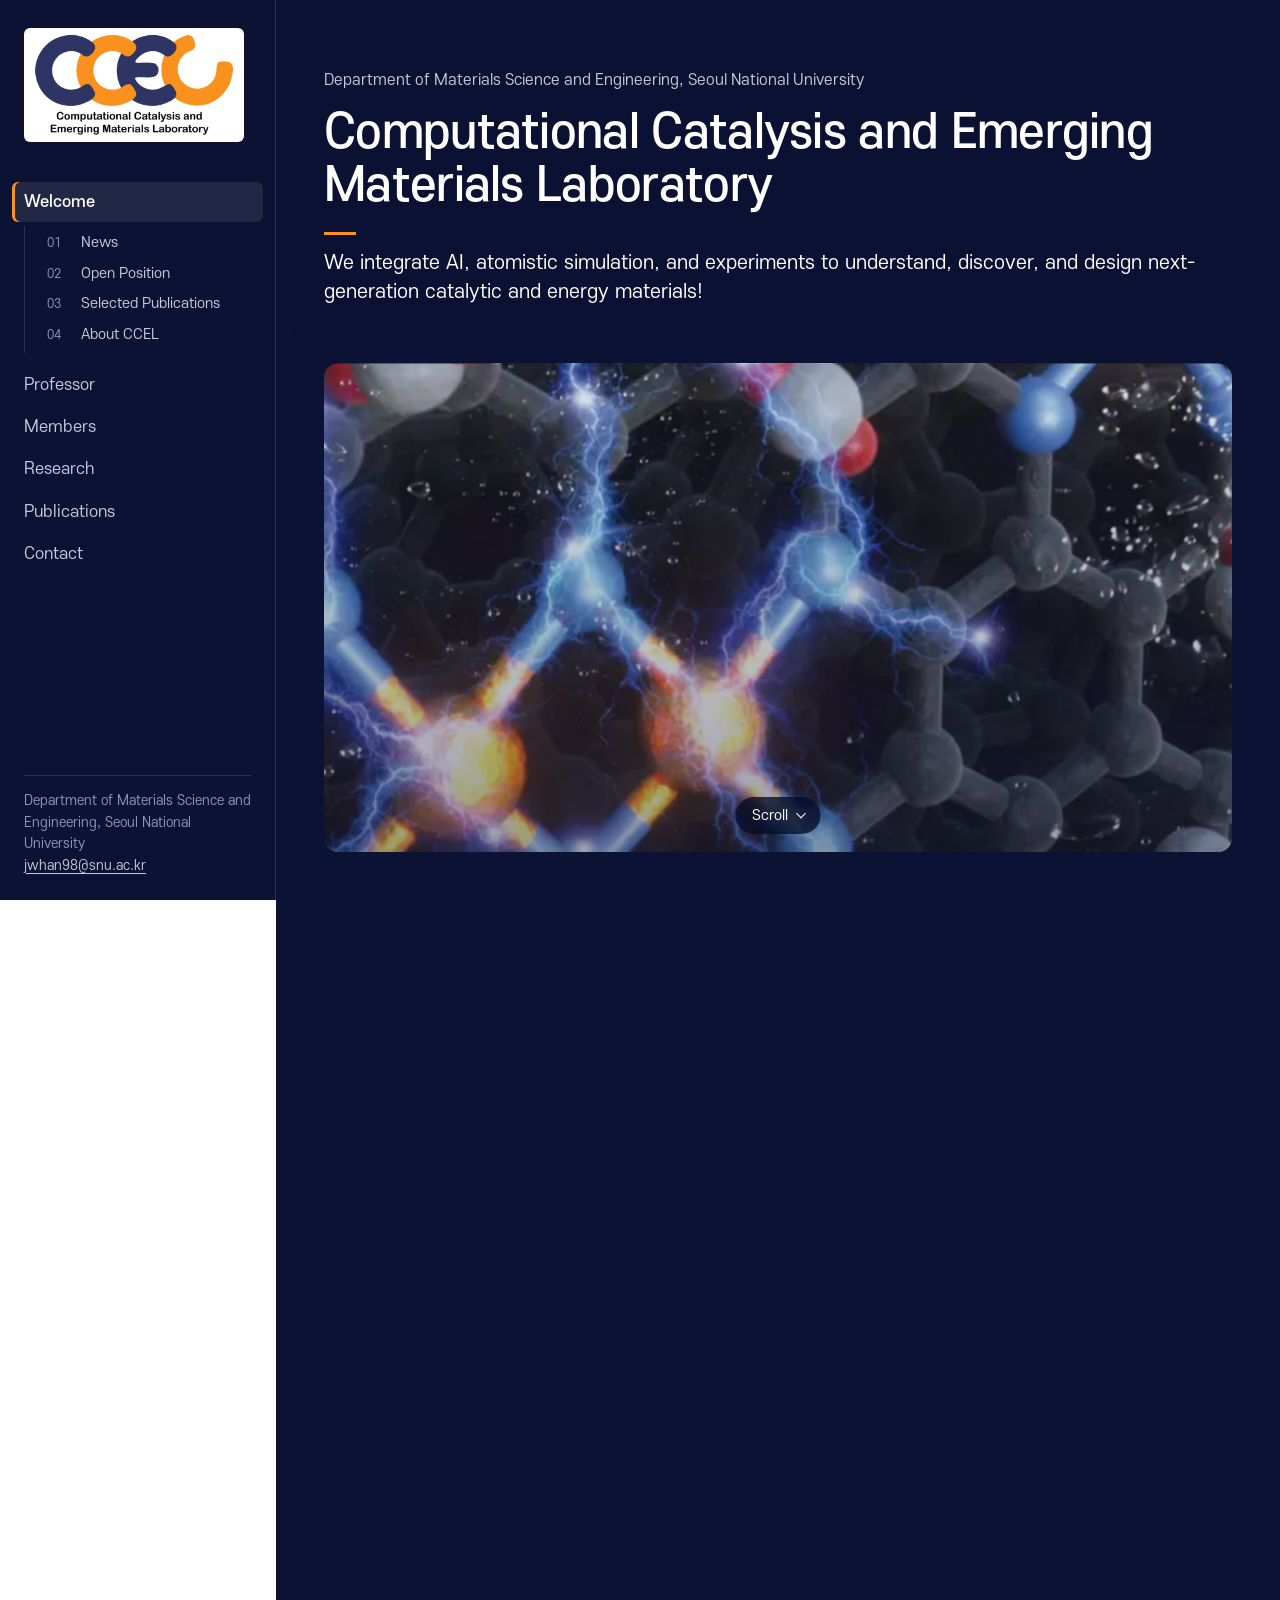
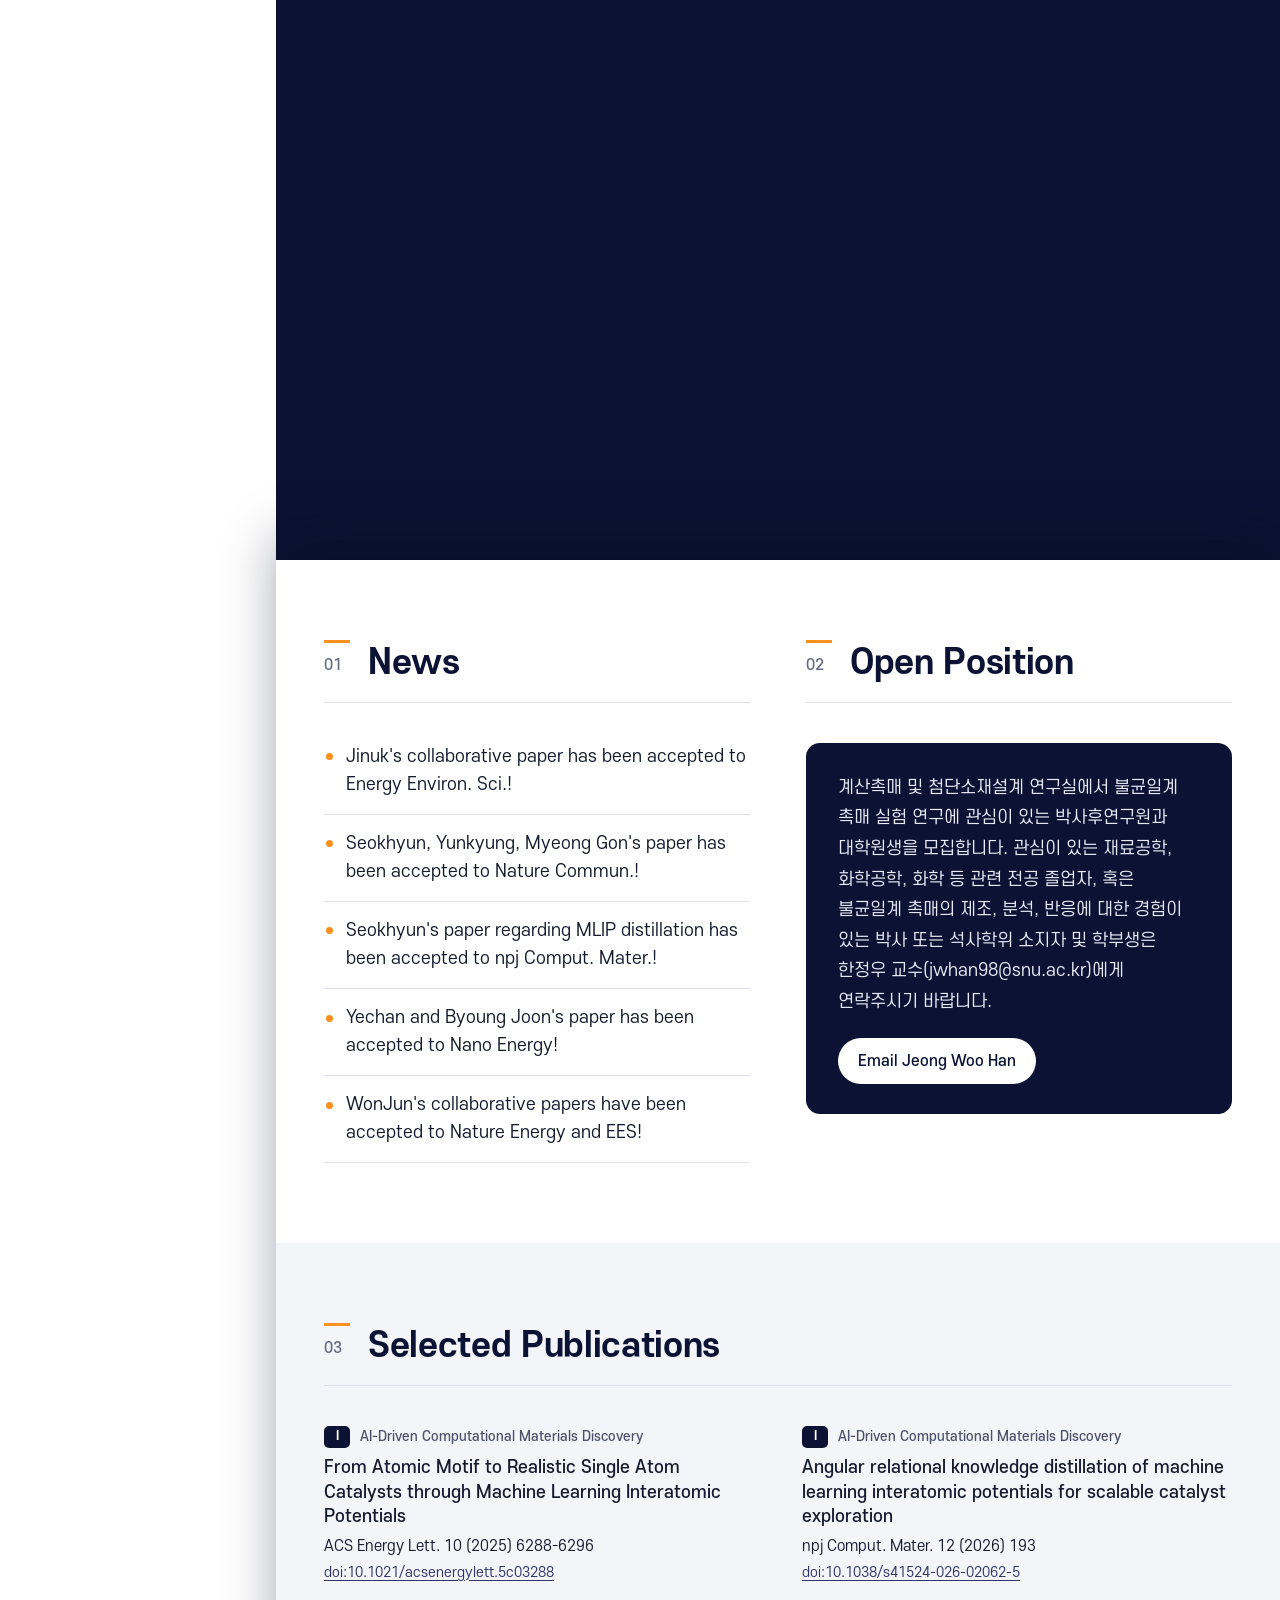
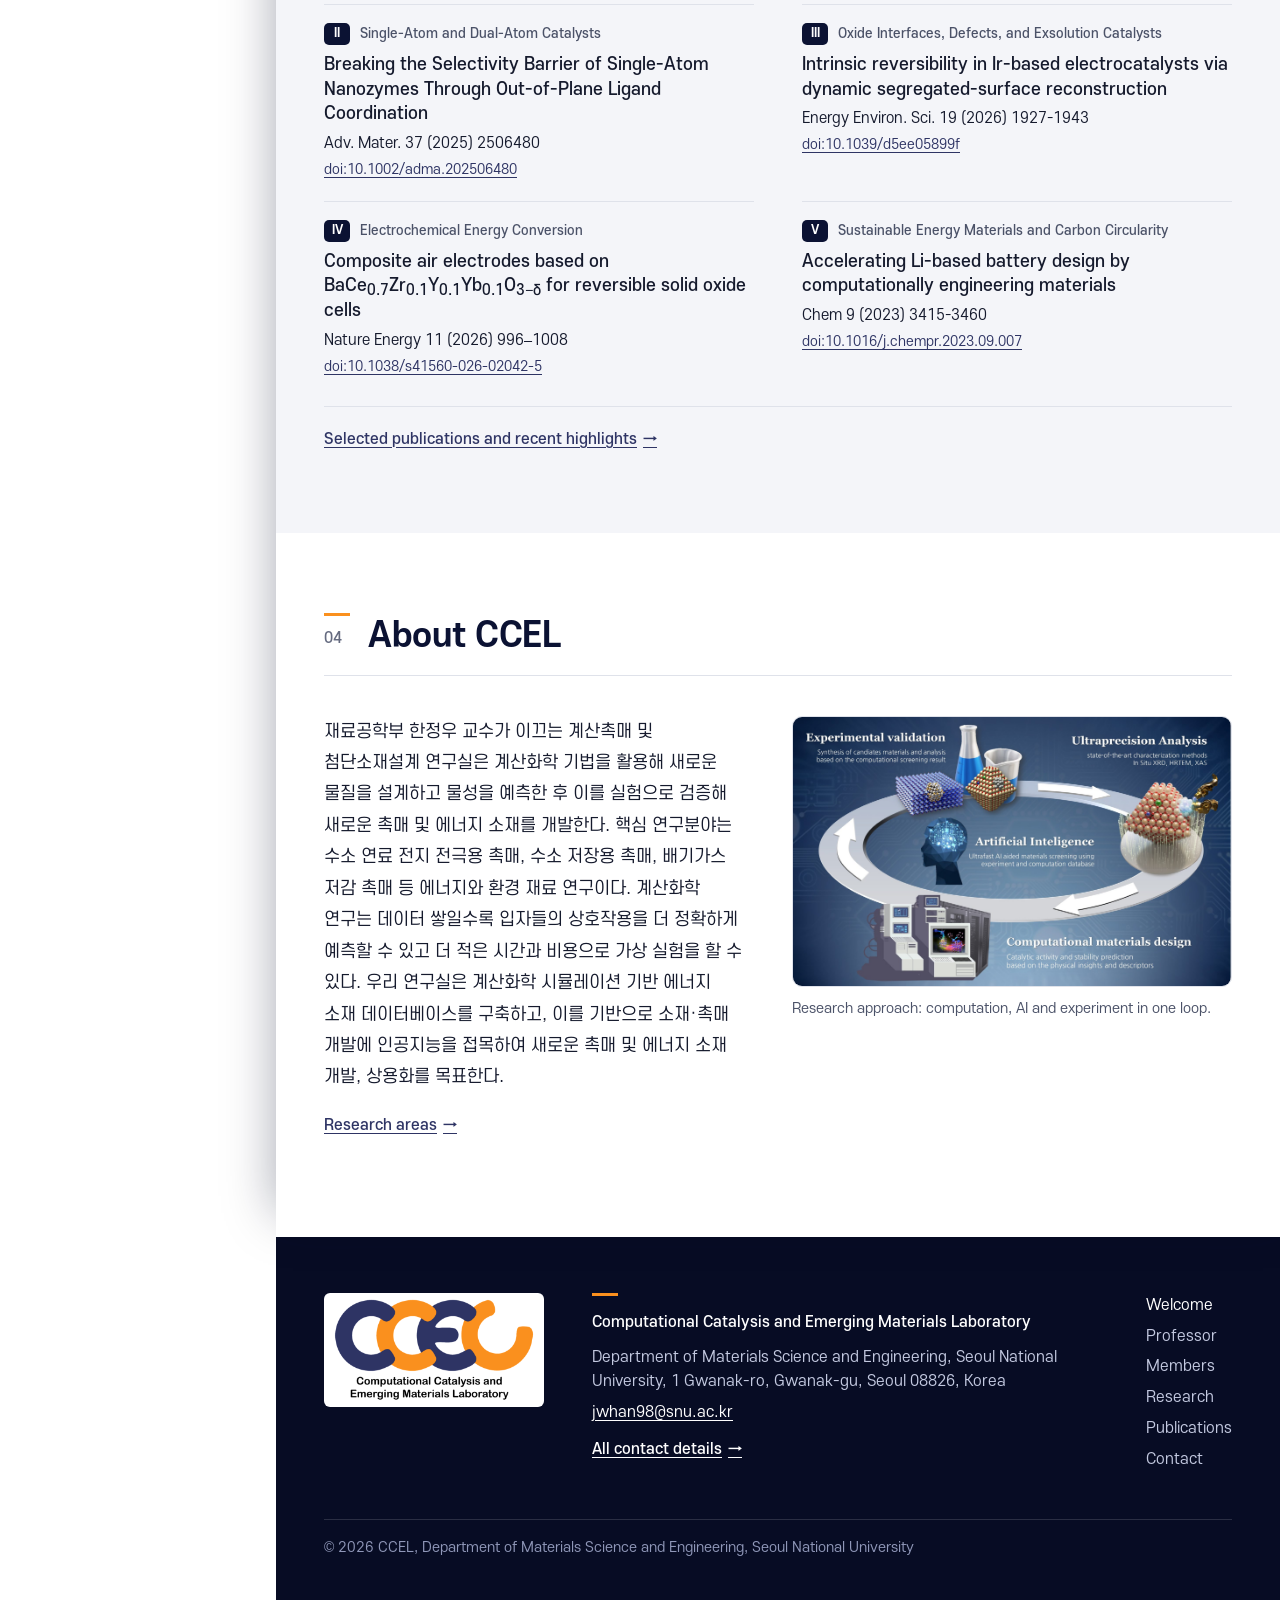
<file: index.html>
<!doctype html>
<html lang="en" class="no-js">
<head>
<meta name="robots" content="noindex, nofollow">
<meta charset="utf-8">
<meta name="viewport" content="width=device-width, initial-scale=1">
<title>CCEL</title>
<meta name="theme-color" content="#0b1233">
<link rel="preload" href="_shared/scroll/manifest.json" as="fetch" crossorigin="anonymous">
<link rel="stylesheet" href="_shared/brand/brand.css">
<link rel="stylesheet" href="css/site.css">
<script>document.documentElement.className = 'js';</script>
<script src="_shared/content.js" defer></script>
<script src="js/common.js" defer></script>
<script src="js/home.js" defer></script>
<script src="js/stage.js" defer></script>
</head>
<body>
<a class="skip" href="#news">Skip to content</a>
<div class="rail" id="site-menu"></div>

<div class="shell">
<main id="main">
  <!-- Scroll stage: a framed window opens to full bleed while the hero sequence scrubs.
       All text here is DOM text from window.CCEL; the frames carry no information. -->
  <section class="stage" data-stage aria-labelledby="lab-name">
    <div class="stage-pin">
      <div class="stage-window" aria-hidden="true">
        <div class="stage-media">
          <img class="stage-poster" alt="" decoding="async" fetchpriority="high">
          <canvas class="stage-canvas"></canvas>
        </div>
        <div class="stage-tint"></div>
      </div>
      <div class="stage-inner">
        <div data-topbar></div>
        <div class="stage-card">
          <p class="eyebrow" data-f="affiliation"></p>
          <h1 id="lab-name" data-f="name"></h1>
          <p class="identity" data-f="tagline"></p>
        </div>
        <div class="stage-frame"><span class="stage-cue">Scroll</span></div>
      </div>
    </div>
  </section>

  <!-- Landing = the key information only, as on the current Welcome page.
       Research, people and the full publication list live on their own pages. -->
  <div class="sheet">
    <div class="sec">
      <div class="wrap two">
        <section id="news" aria-labelledby="h-news">
          <header class="sec-head"><span class="sec-num">01</span><h2 id="h-news">News</h2></header>
          <ul class="news" data-n="news"></ul>
        </section>
        <section id="opening" aria-labelledby="h-open">
          <header class="sec-head"><span class="sec-num">02</span><h2 id="h-open">Open Position</h2></header>
          <div class="join-box" data-n="opening"></div>
        </section>
      </div>
    </div>

    <section class="sec alt" id="selected" aria-labelledby="h-sel">
      <div class="wrap">
        <header class="sec-head"><span class="sec-num">03</span><h2 id="h-sel">Selected Publications</h2></header>
        <ol class="pins" data-p="pins"></ol>
        <p class="pins-more"><a class="more" href="publications.html#selected">Selected publications and recent highlights</a></p>
      </div>
    </section>

    <section class="sec" id="about" aria-labelledby="h-about">
      <div class="wrap">
        <header class="sec-head"><span class="sec-num">04</span><h2 id="h-about">About CCEL</h2></header>
        <div class="about" data-a="about"></div>
      </div>
    </section>
  </div>
</main>
<footer class="foot" data-foot></footer>
</div>
<noscript><p style="padding:24px;background:#fff">This page renders its content from the lab data file and needs JavaScript.</p></noscript>
</body>
</html>
</file>
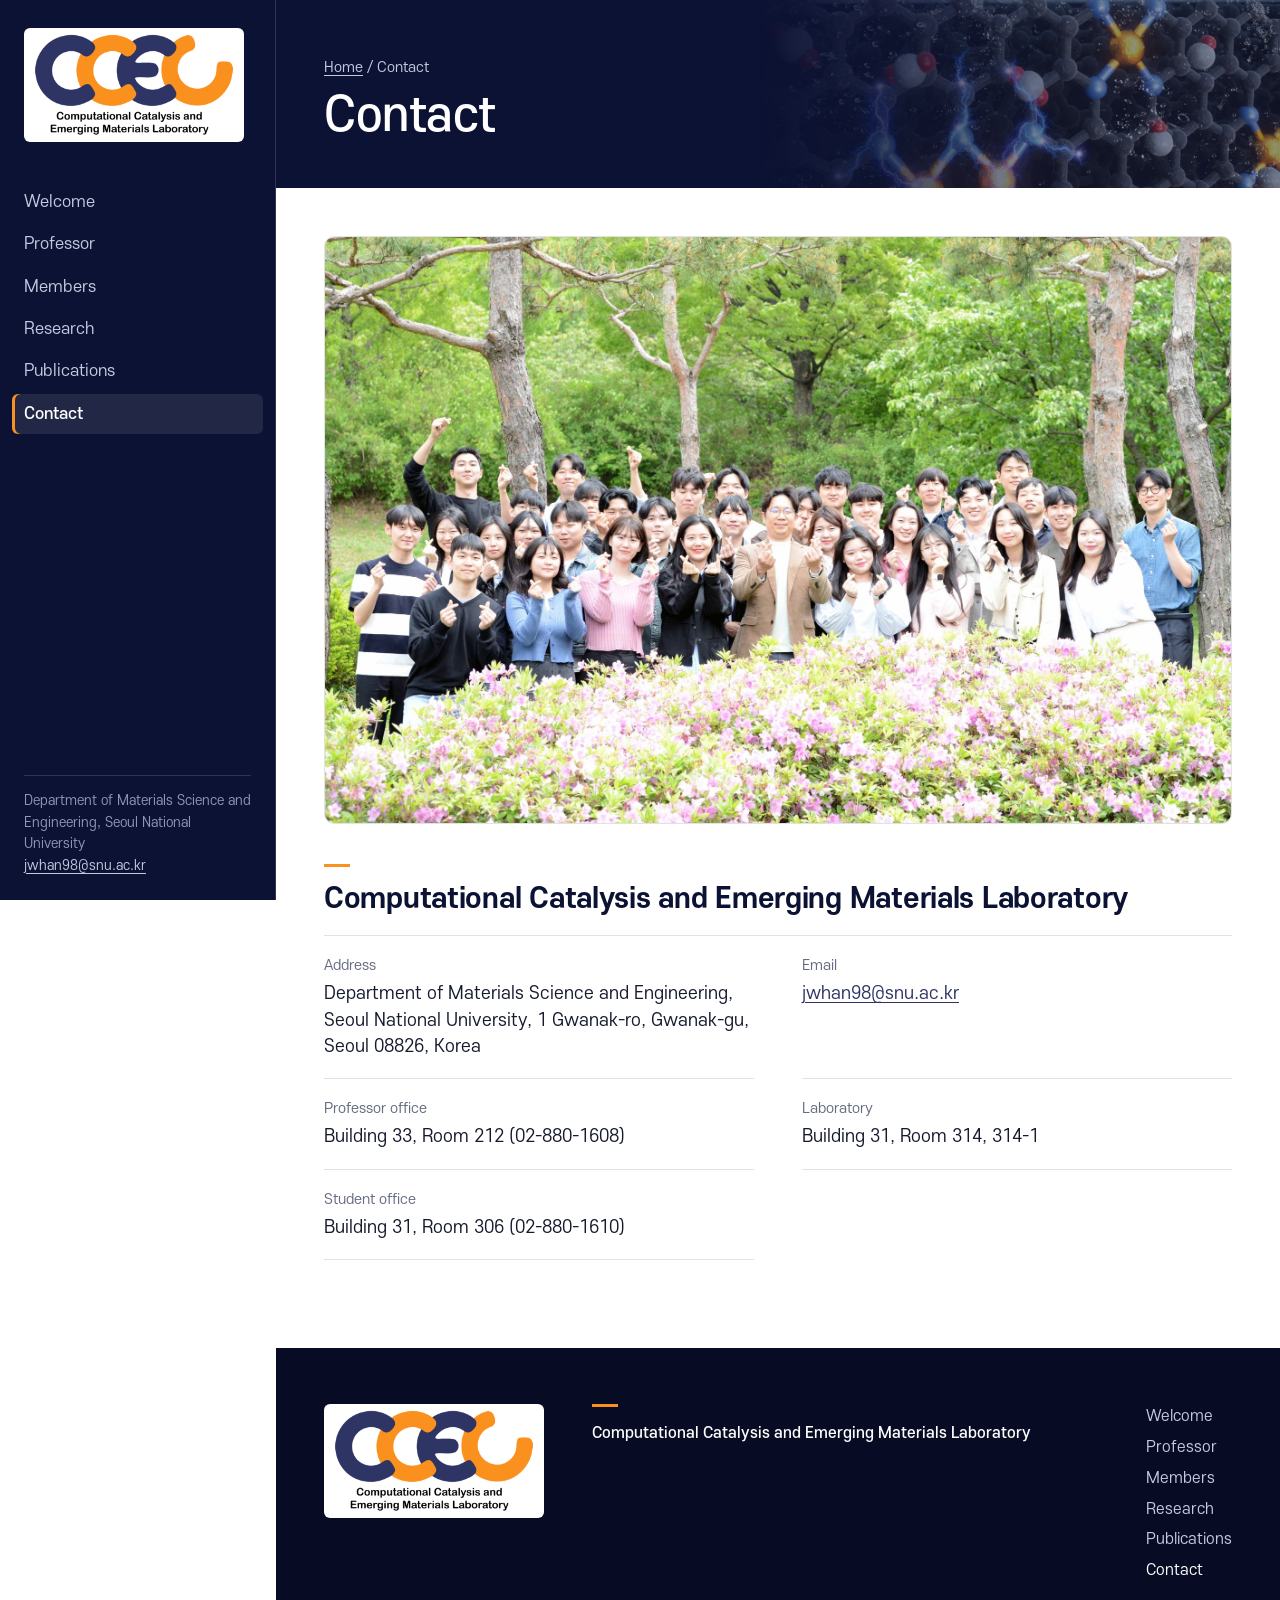
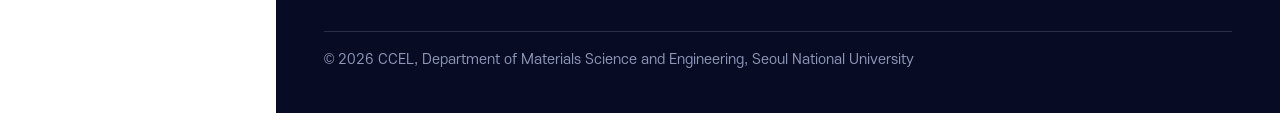
<file: contact.html>
<!doctype html>
<html lang="en" class="no-js">
<head>
<meta name="robots" content="noindex, nofollow">
<meta charset="utf-8">
<meta name="viewport" content="width=device-width, initial-scale=1">
<title>Contact | CCEL</title>
<meta name="theme-color" content="#0b1233">
<link rel="stylesheet" href="_shared/brand/brand.css">
<link rel="stylesheet" href="css/site.css">
<script>document.documentElement.className = 'js';</script>
<script src="_shared/content.js" defer></script>
<script src="js/common.js" defer></script>
<script src="js/contact.js" defer></script>
</head>
<body>
<a class="skip" href="#main">Skip to content</a>
<div class="rail" id="site-menu"></div>

<div class="shell">
<header class="page-head">
  <div class="art" aria-hidden="true"></div>
  <div class="wrap">
    <div data-topbar></div>
    <p class="crumb"><a href="index.html">Home</a> / Contact</p>
    <h1>Contact</h1>
  </div>
</header>
<!-- As on the current Contact Us page: the group photo, then the lab's address and offices. -->
<main id="main" class="sec contact-page">
  <div class="wrap">
    <figure class="figure contact-photo" data-c="photo"></figure>
    <section class="contact-sheet" aria-labelledby="h-lab" data-c="details"></section>
  </div>
</main>
<footer class="foot" data-foot></footer>
</div>
<noscript><p style="padding:24px;background:#fff">This page renders its content from the lab data file and needs JavaScript.</p></noscript>
</body>
</html>
</file>
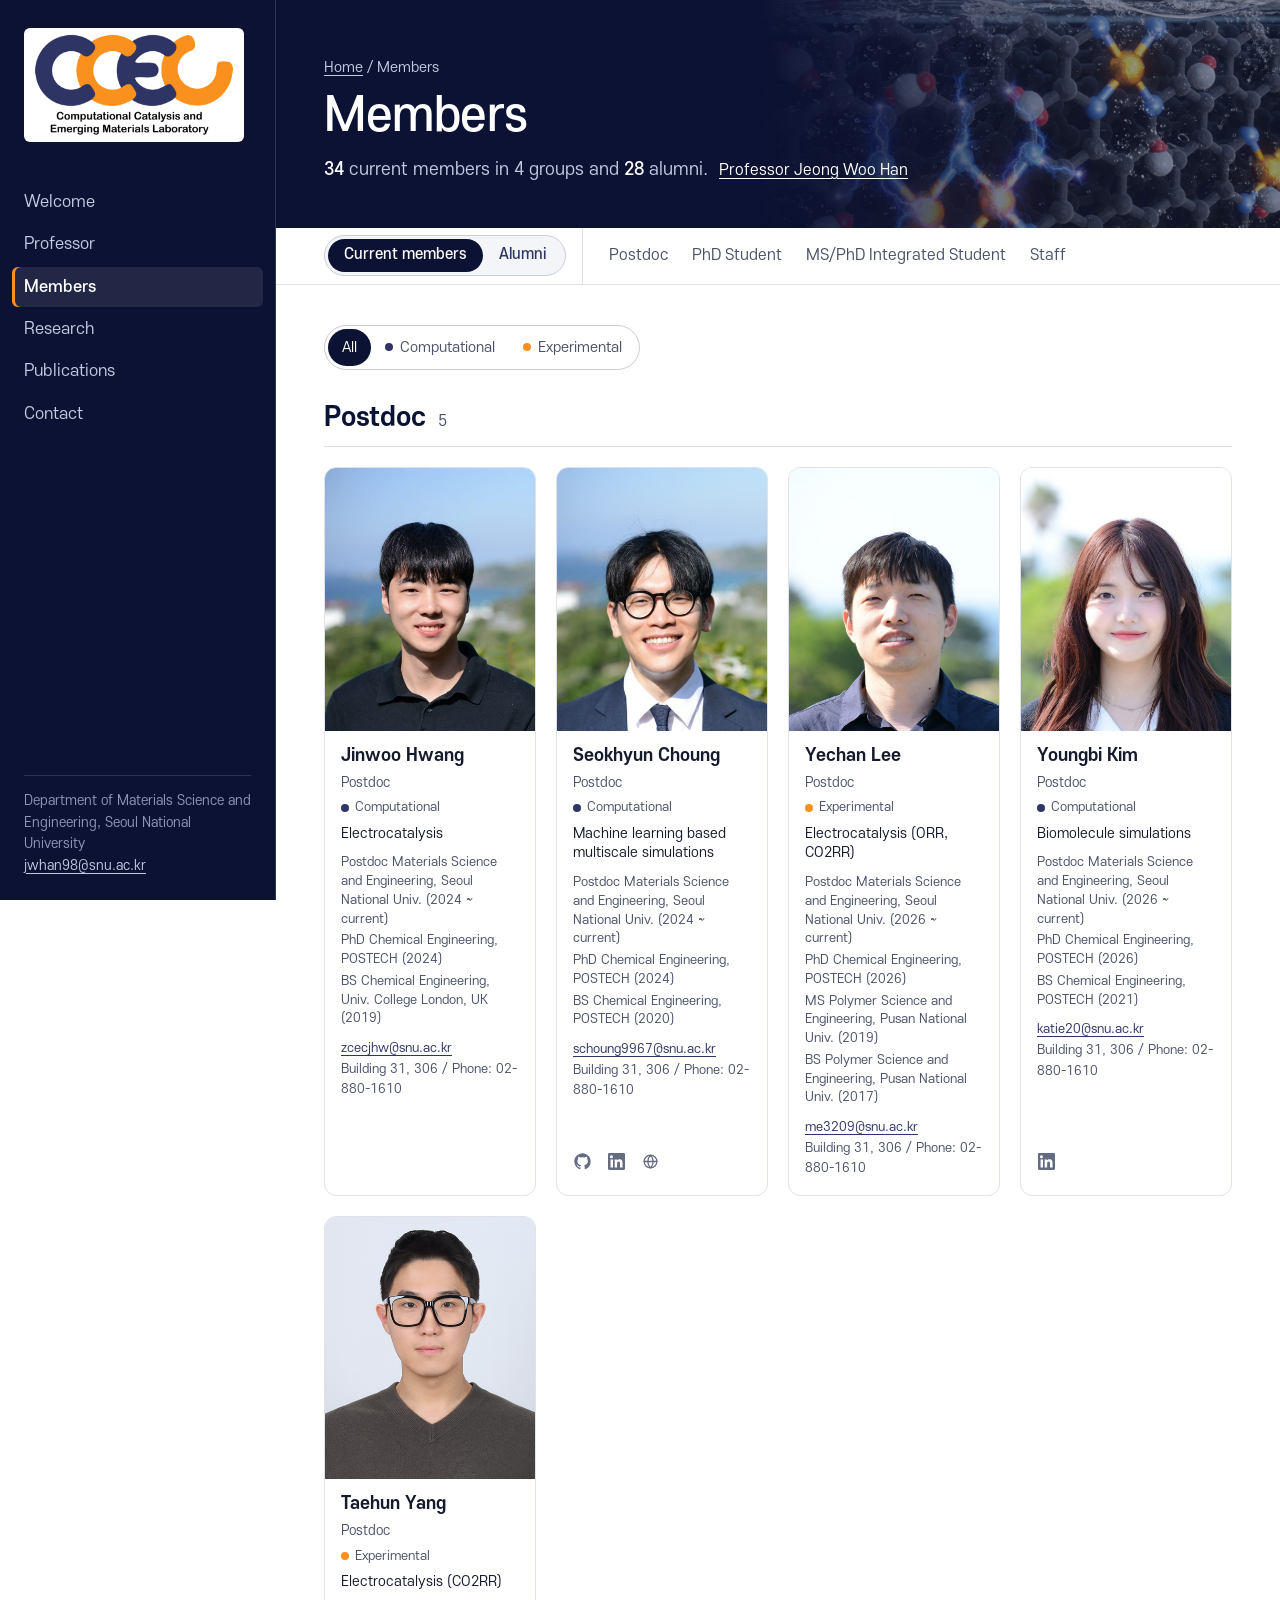
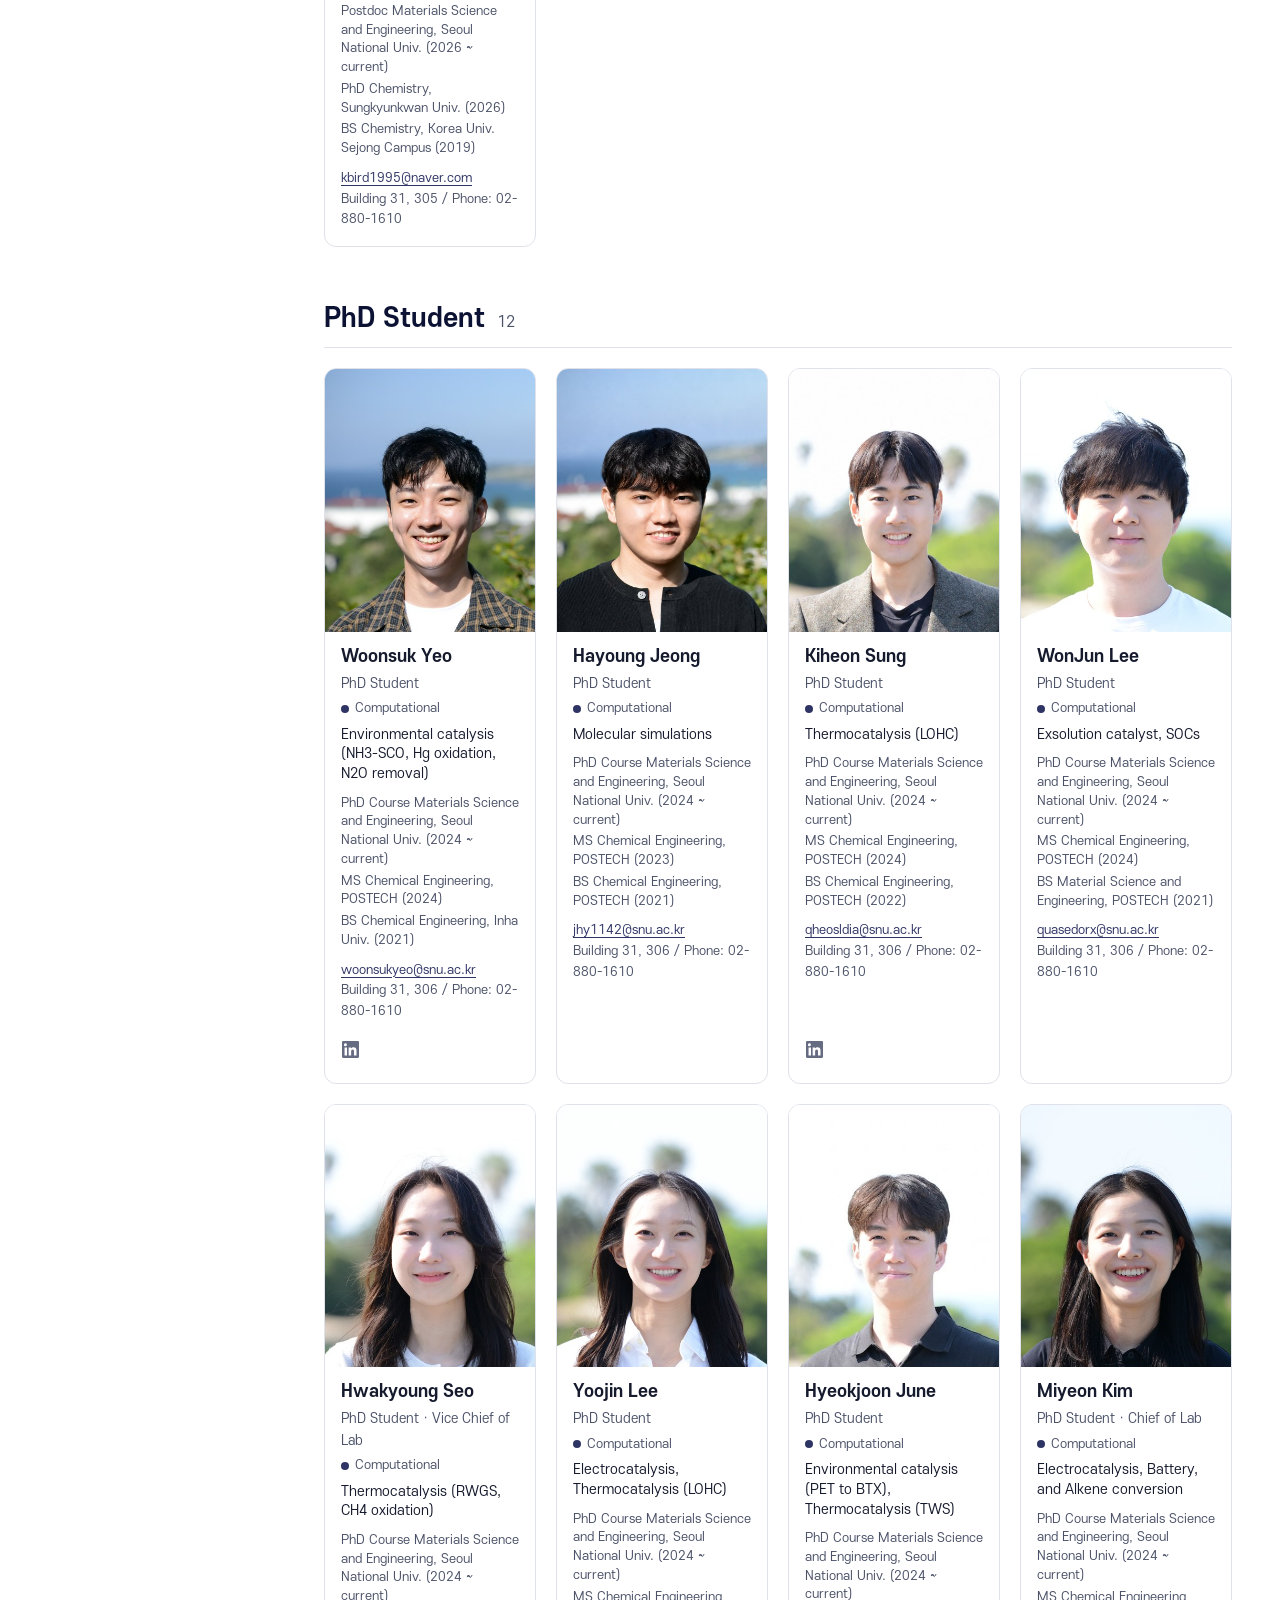
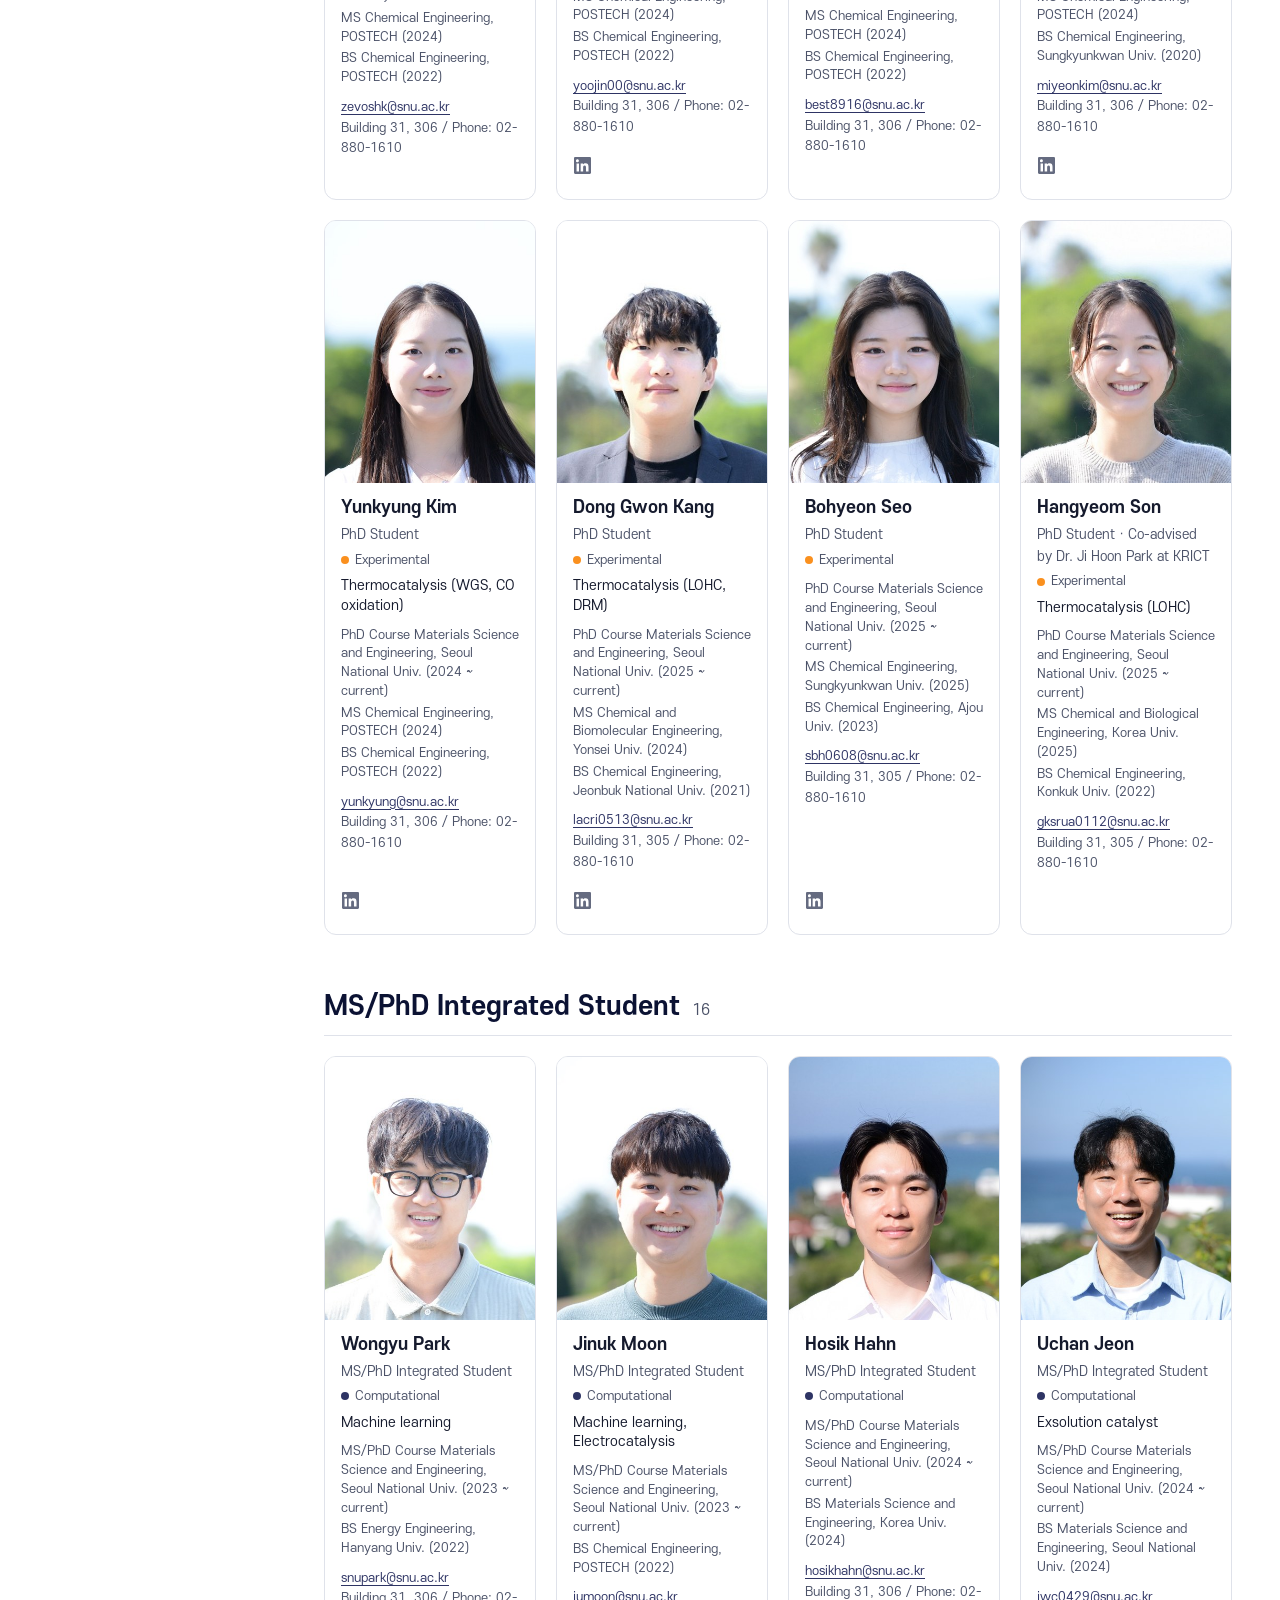
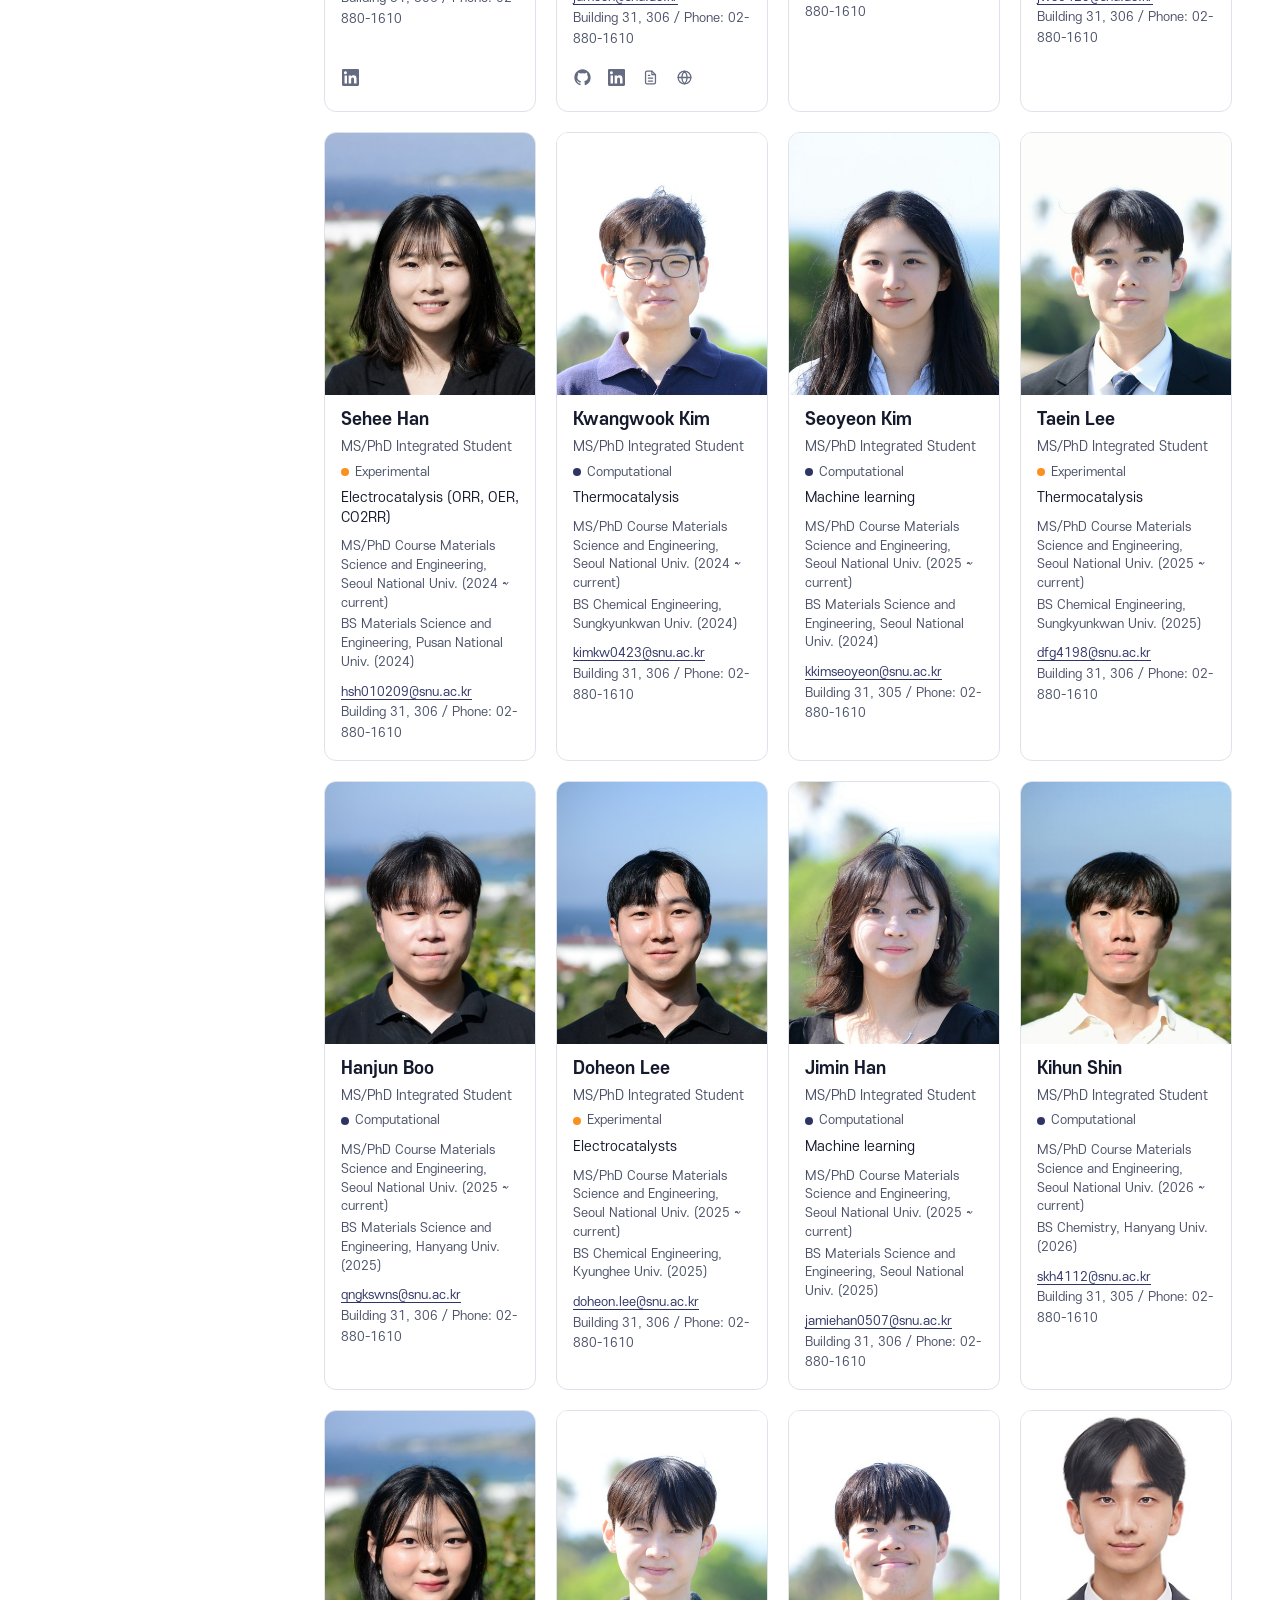
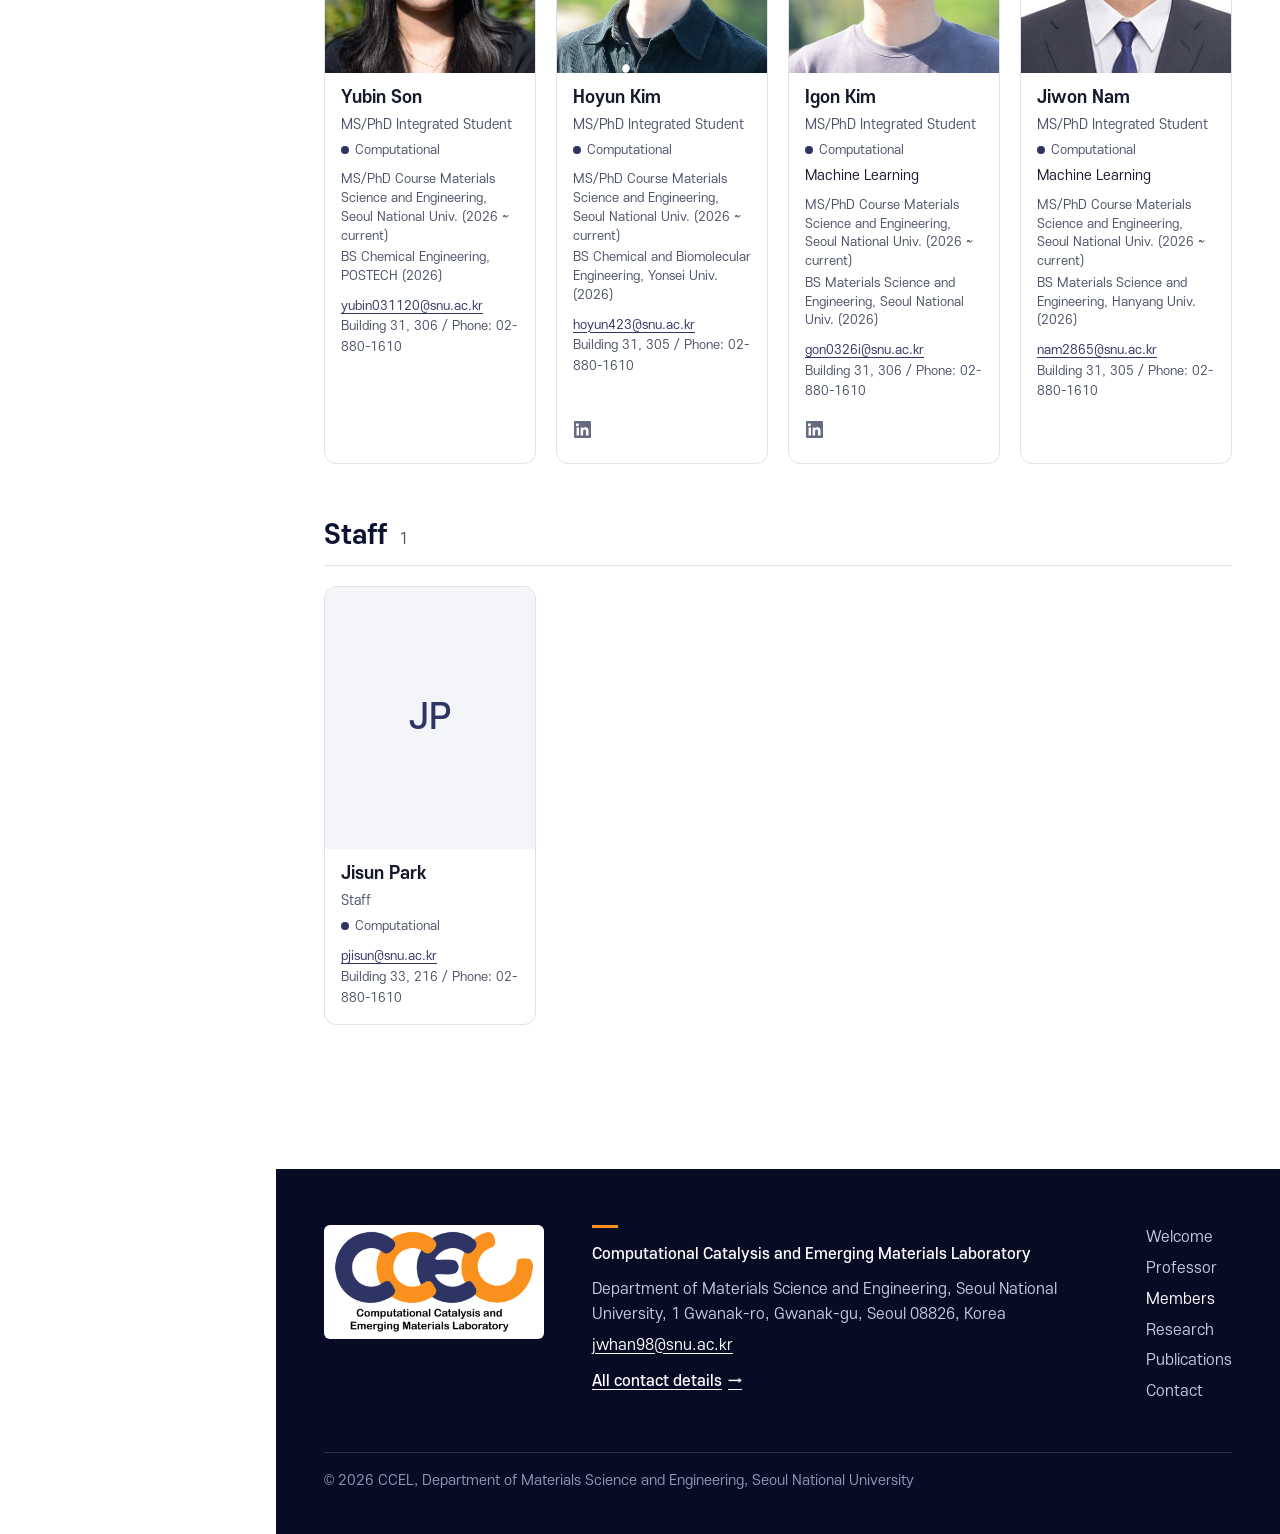
<file: members.html>
<!doctype html>
<html lang="en" class="no-js">
<head>
<meta name="robots" content="noindex, nofollow">
<meta charset="utf-8">
<meta name="viewport" content="width=device-width, initial-scale=1">
<title>Members | CCEL</title>
<meta name="theme-color" content="#0b1233">
<link rel="stylesheet" href="_shared/brand/brand.css">
<link rel="stylesheet" href="css/site.css">
<script>document.documentElement.className = 'js';</script>
<script src="_shared/content.js" defer></script>
<script src="js/common.js" defer></script>
<script src="js/members.js" defer></script>
</head>
<body class="members-page">
<a class="skip" href="#main">Skip to content</a>
<div class="rail" id="site-menu"></div>

<div class="shell">
<header class="page-head">
  <div class="art" aria-hidden="true"></div>
  <div class="wrap">
    <div data-topbar></div>
    <p class="crumb"><a href="index.html">Home</a> / Members</p>
    <h1>Members</h1>
    <p class="sub" data-m="sub"></p>
  </div>
</header>
<!-- Current members first; the Alumni button swaps the list (members.html#alumni opens it directly).
     The group jump links follow the list that is shown. -->
<nav class="tabs member-tabs" aria-label="Members">
  <div class="wrap">
    <div class="view-switch" role="group" aria-label="Show">
      <a href="#current" data-view-link="current">Current members</a>
      <a href="#alumni" data-view-link="alumni">Alumni</a>
    </div>
    <div class="jumps" data-m="jumps-current"></div>
    <div class="jumps" data-m="jumps-alumni" hidden></div>
  </div>
</nav>
<main id="main" class="sec members-main">
  <div class="wrap">
    <div class="toolbar">
      <div class="seg" role="group" aria-label="Show members by research type" data-m="seg">
        <button type="button" data-type="" aria-pressed="true">All</button>
        <button type="button" data-type="computational" aria-pressed="false"><span class="dot computational" aria-hidden="true"></span>Computational</button>
        <button type="button" data-type="experimental" aria-pressed="false"><span class="dot experimental" aria-hidden="true"></span>Experimental</button>
      </div>
      <p class="small" data-m="seg-note" aria-live="polite"></p>
    </div>
    <div id="current" class="view" data-m="groups"></div>
    <section id="alumni" class="view alumni" aria-labelledby="h-alumni" hidden>
      <div class="alumni-head"><h2 id="h-alumni">Alumni</h2><span data-m="alumni-count"></span></div>
      <div data-m="alumni"></div>
    </section>
  </div>
</main>
<footer class="foot" data-foot></footer>
</div>
<noscript><p style="padding:24px;background:#fff">This page renders its content from the lab data file and needs JavaScript.</p></noscript>
</body>
</html>
</file>
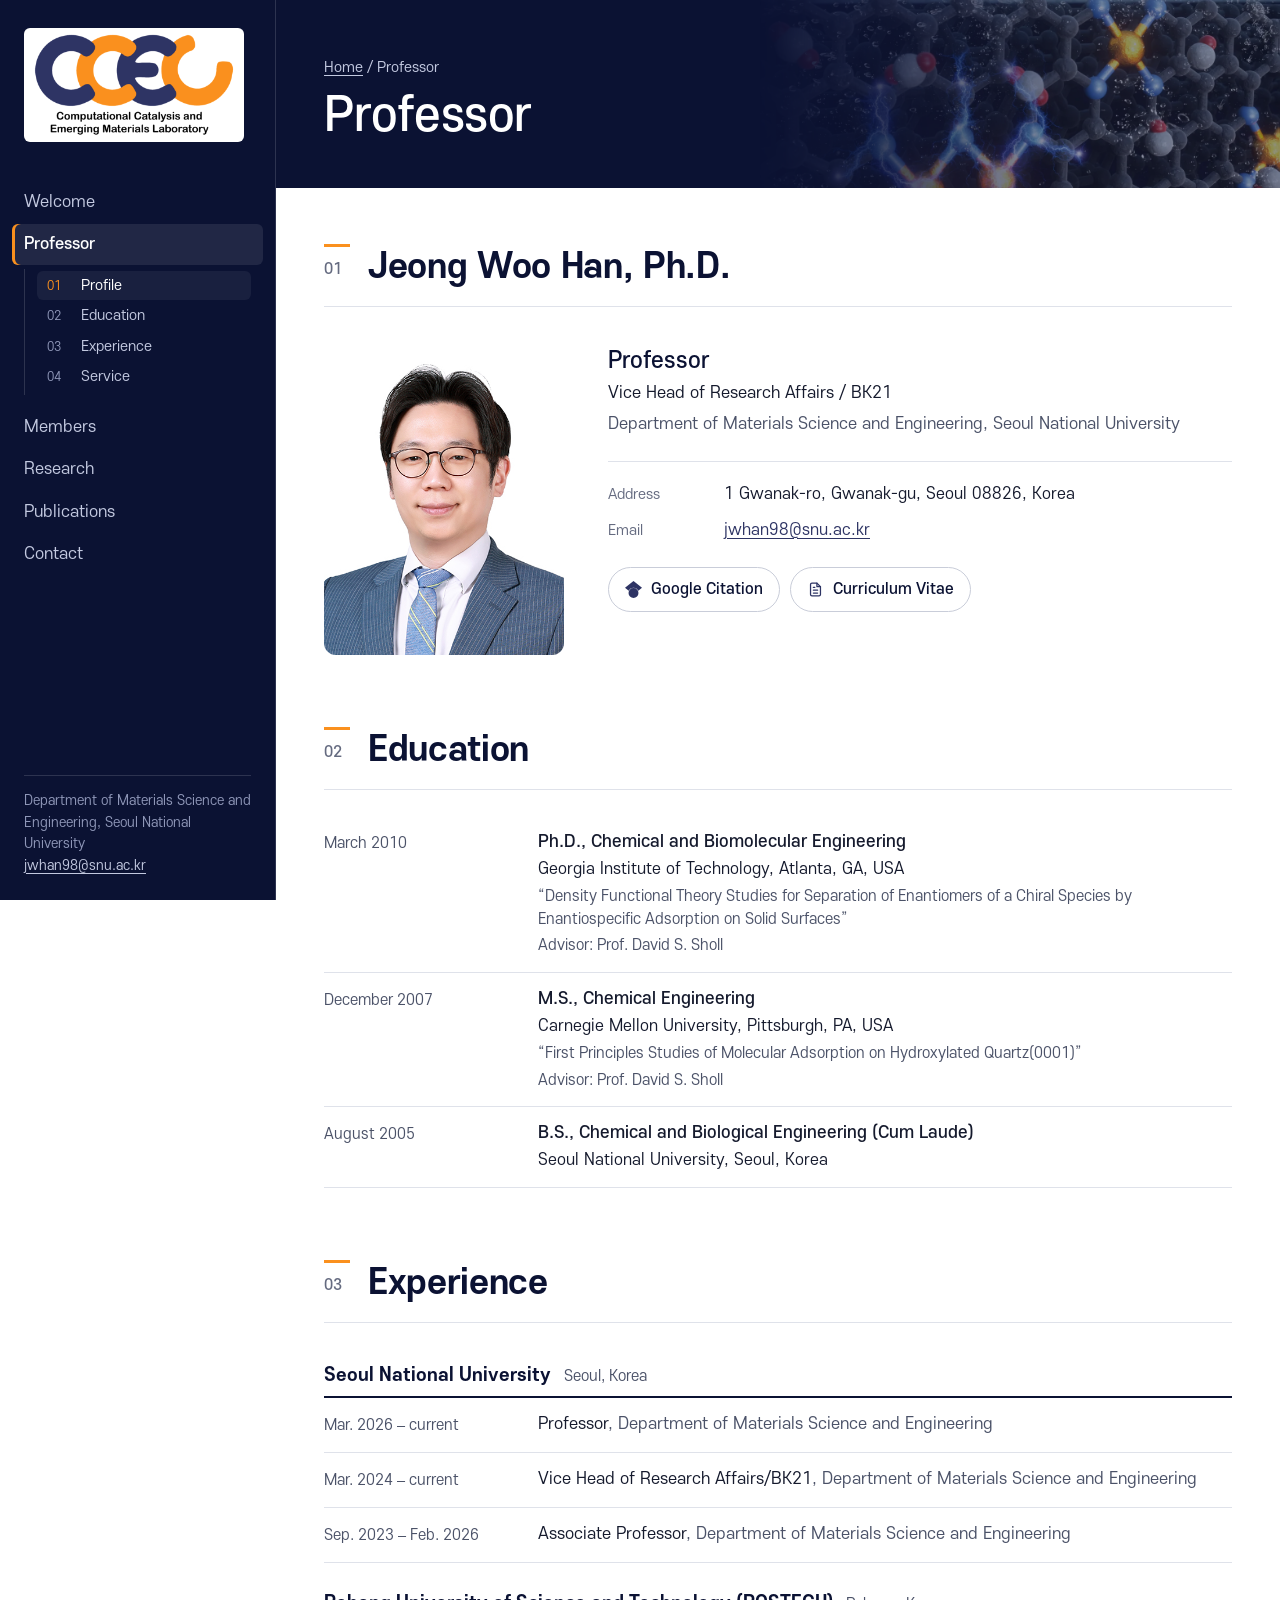
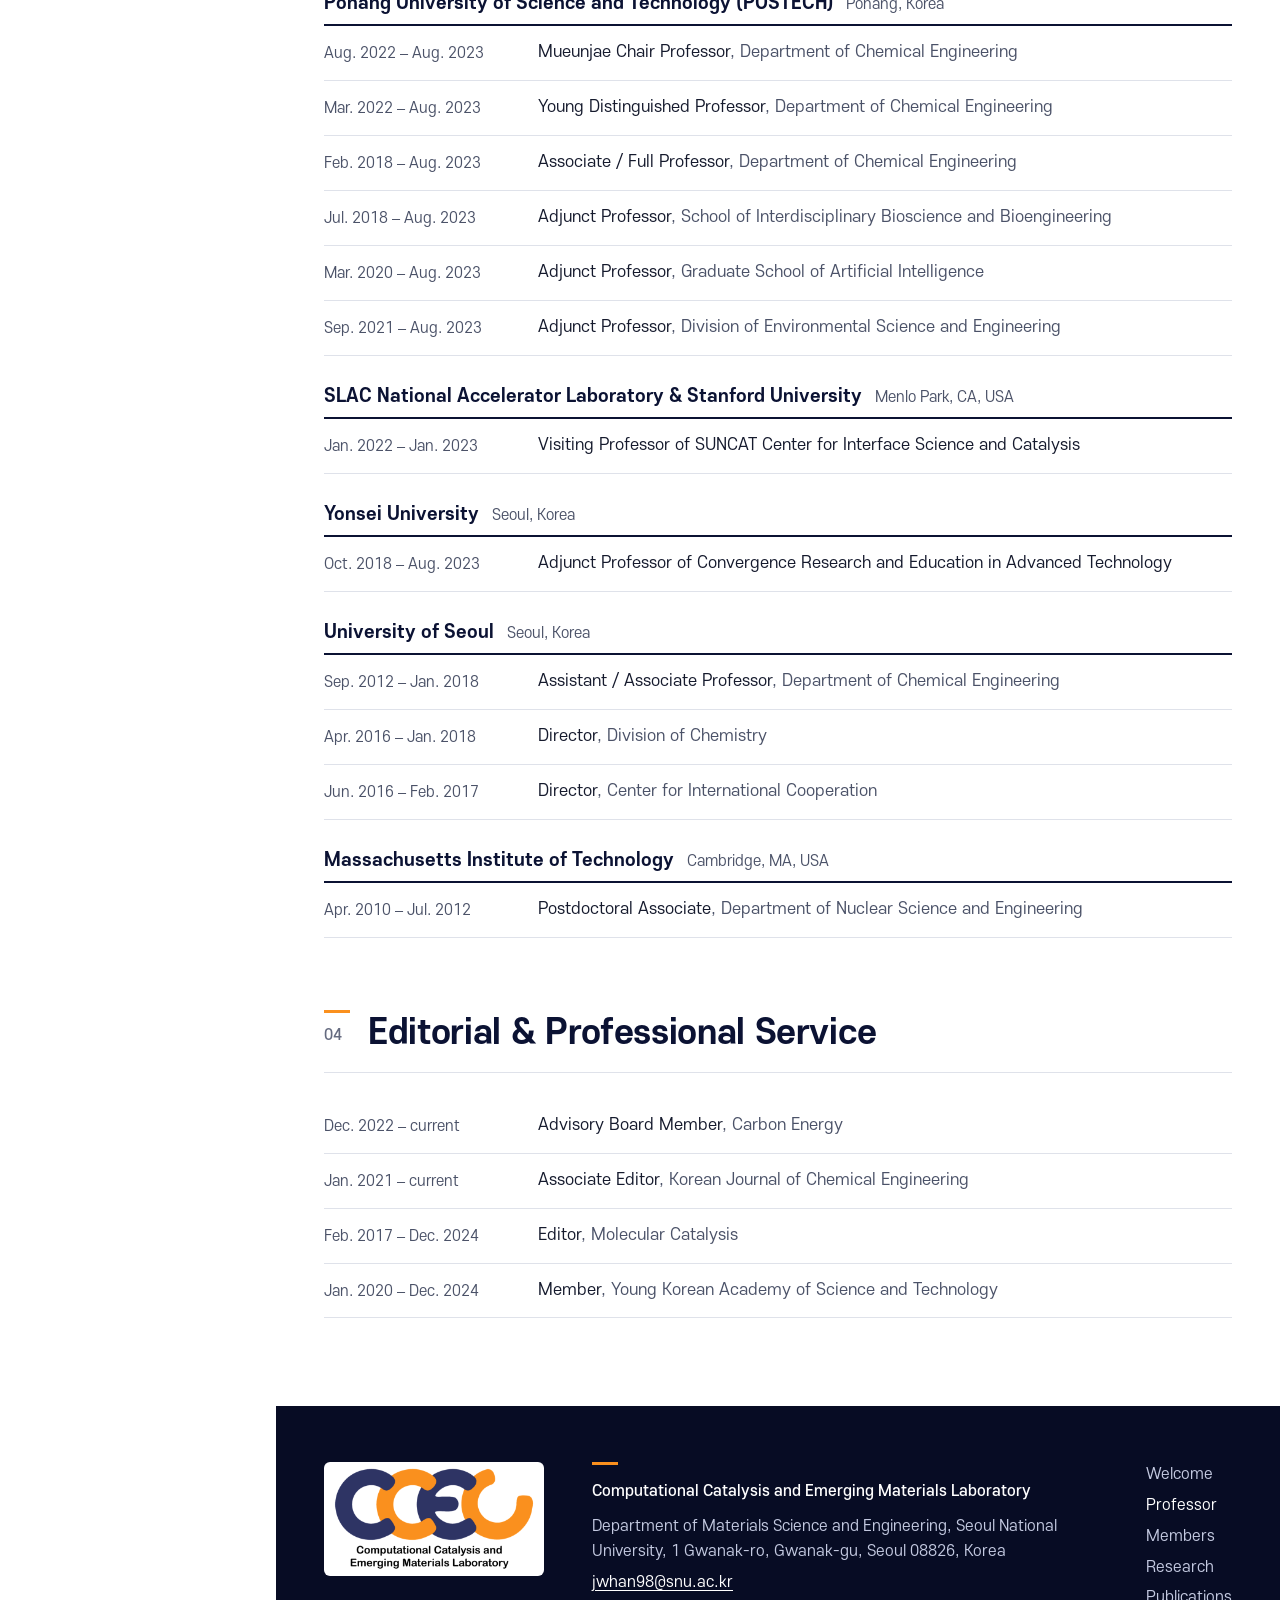
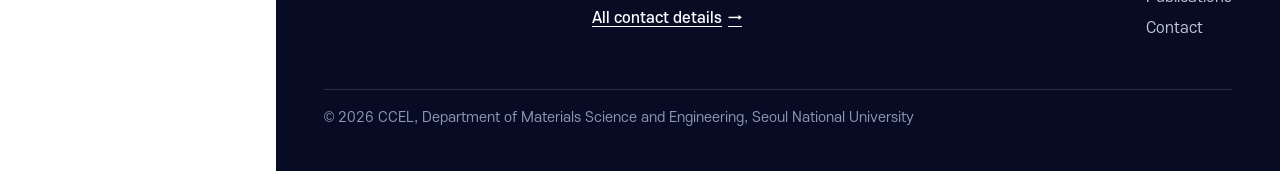
<file: professor.html>
<!doctype html>
<html lang="en" class="no-js">
<head>
<meta name="robots" content="noindex, nofollow">
<meta charset="utf-8">
<meta name="viewport" content="width=device-width, initial-scale=1">
<title>Professor | CCEL</title>
<meta name="theme-color" content="#0b1233">
<link rel="stylesheet" href="_shared/brand/brand.css">
<link rel="stylesheet" href="css/site.css">
<script>document.documentElement.className = 'js';</script>
<script src="_shared/content.js" defer></script>
<script src="js/common.js" defer></script>
<script src="js/professor.js" defer></script>
</head>
<body>
<a class="skip" href="#main">Skip to content</a>
<div class="rail" id="site-menu"></div>

<div class="shell">
<header class="page-head">
  <div class="art" aria-hidden="true"></div>
  <div class="wrap">
    <div data-topbar></div>
    <p class="crumb"><a href="index.html">Home</a> / Professor</p>
    <h1>Professor</h1>
  </div>
</header>
<!-- The professor only (round v6): profile, education, experience, service. No member list on this page. -->
<main id="main" class="sec prof-page">
  <div class="wrap">
    <section id="profile" class="prof-profile" aria-labelledby="h-prof" data-pr="profile"></section>
    <section id="education" class="cv-sec" aria-labelledby="h-edu">
      <header class="sec-head"><span class="sec-num">02</span><h2 id="h-edu">Education</h2></header>
      <ol class="cv" data-pr="education"></ol>
    </section>
    <section id="experience" class="cv-sec" aria-labelledby="h-exp">
      <header class="sec-head"><span class="sec-num">03</span><h2 id="h-exp">Experience</h2></header>
      <ol class="cv" data-pr="experience"></ol>
    </section>
    <section id="service" class="cv-sec" aria-labelledby="h-svc">
      <header class="sec-head"><span class="sec-num">04</span><h2 id="h-svc">Editorial &amp; Professional Service</h2></header>
      <ol class="cv" data-pr="service"></ol>
    </section>
  </div>
</main>
<footer class="foot" data-foot></footer>
</div>
<noscript><p style="padding:24px;background:#fff">This page renders its content from the lab data file and needs JavaScript.</p></noscript>
</body>
</html>
</file>
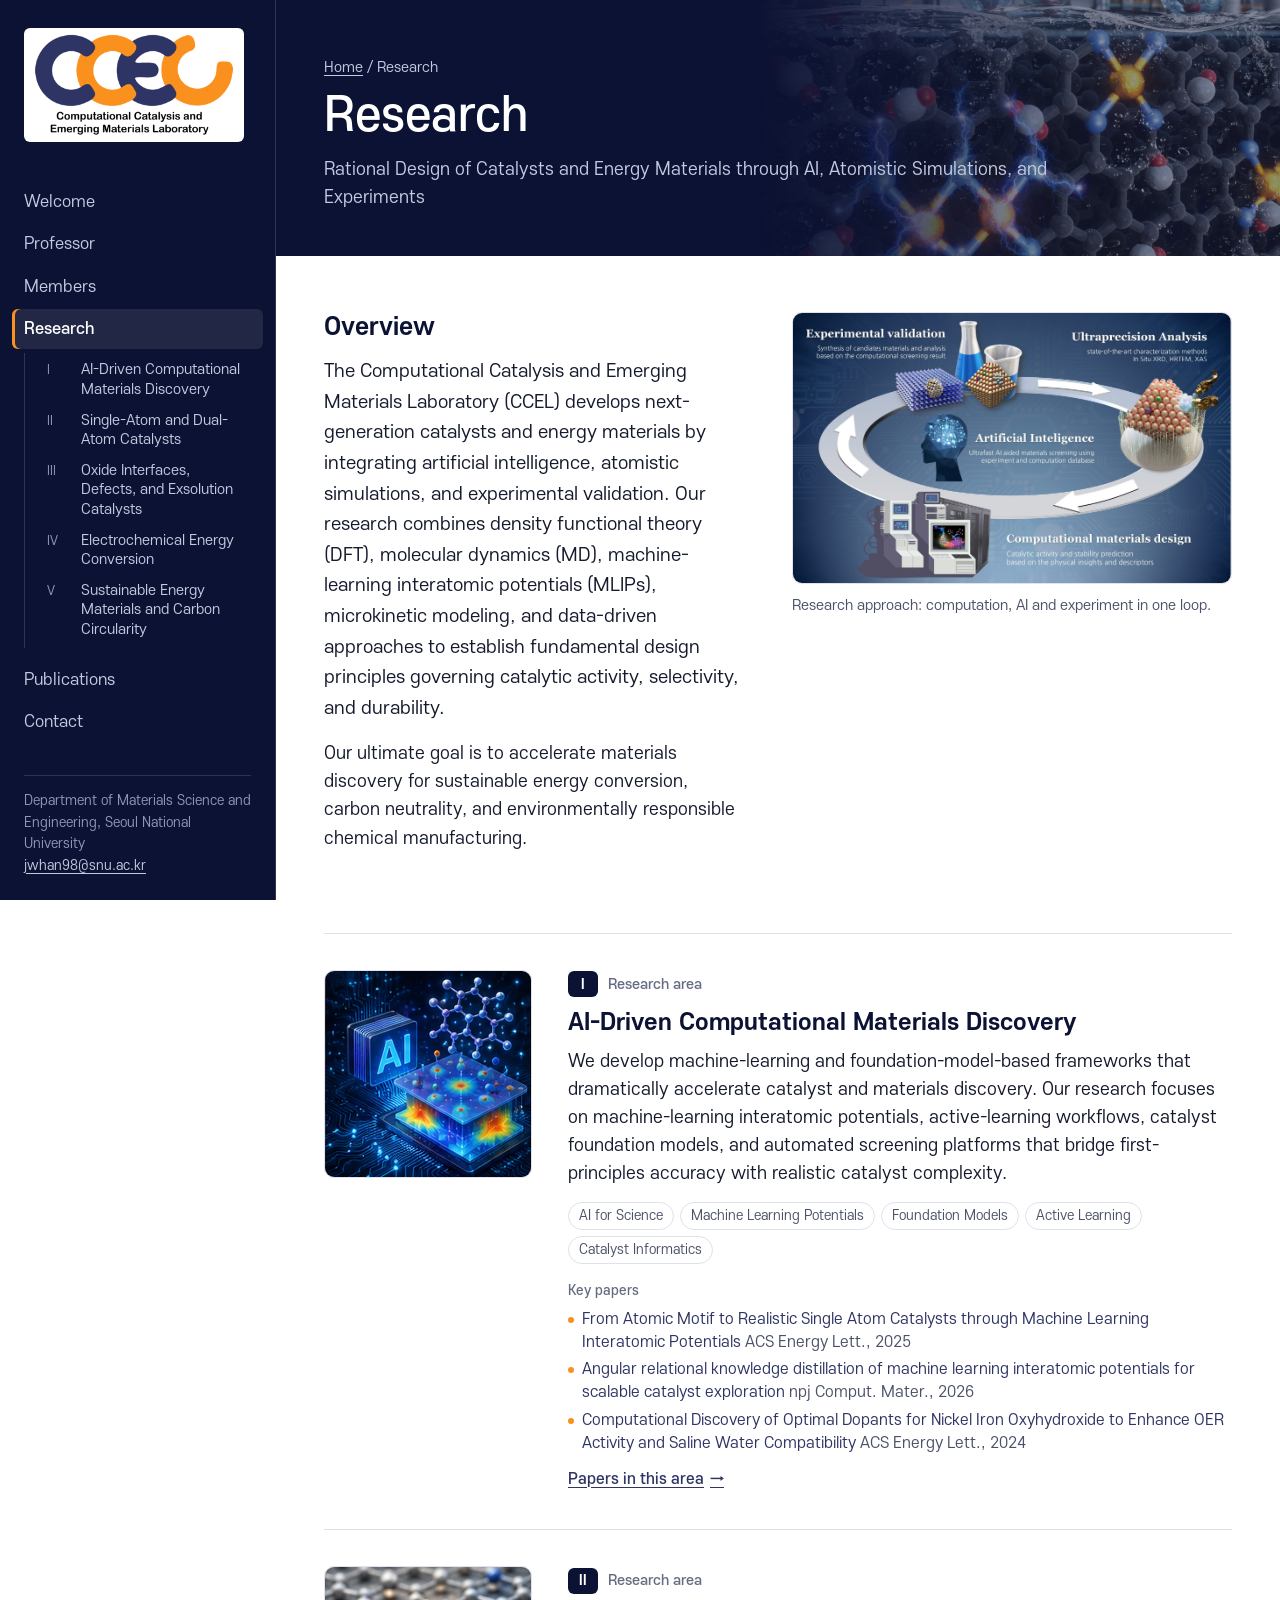
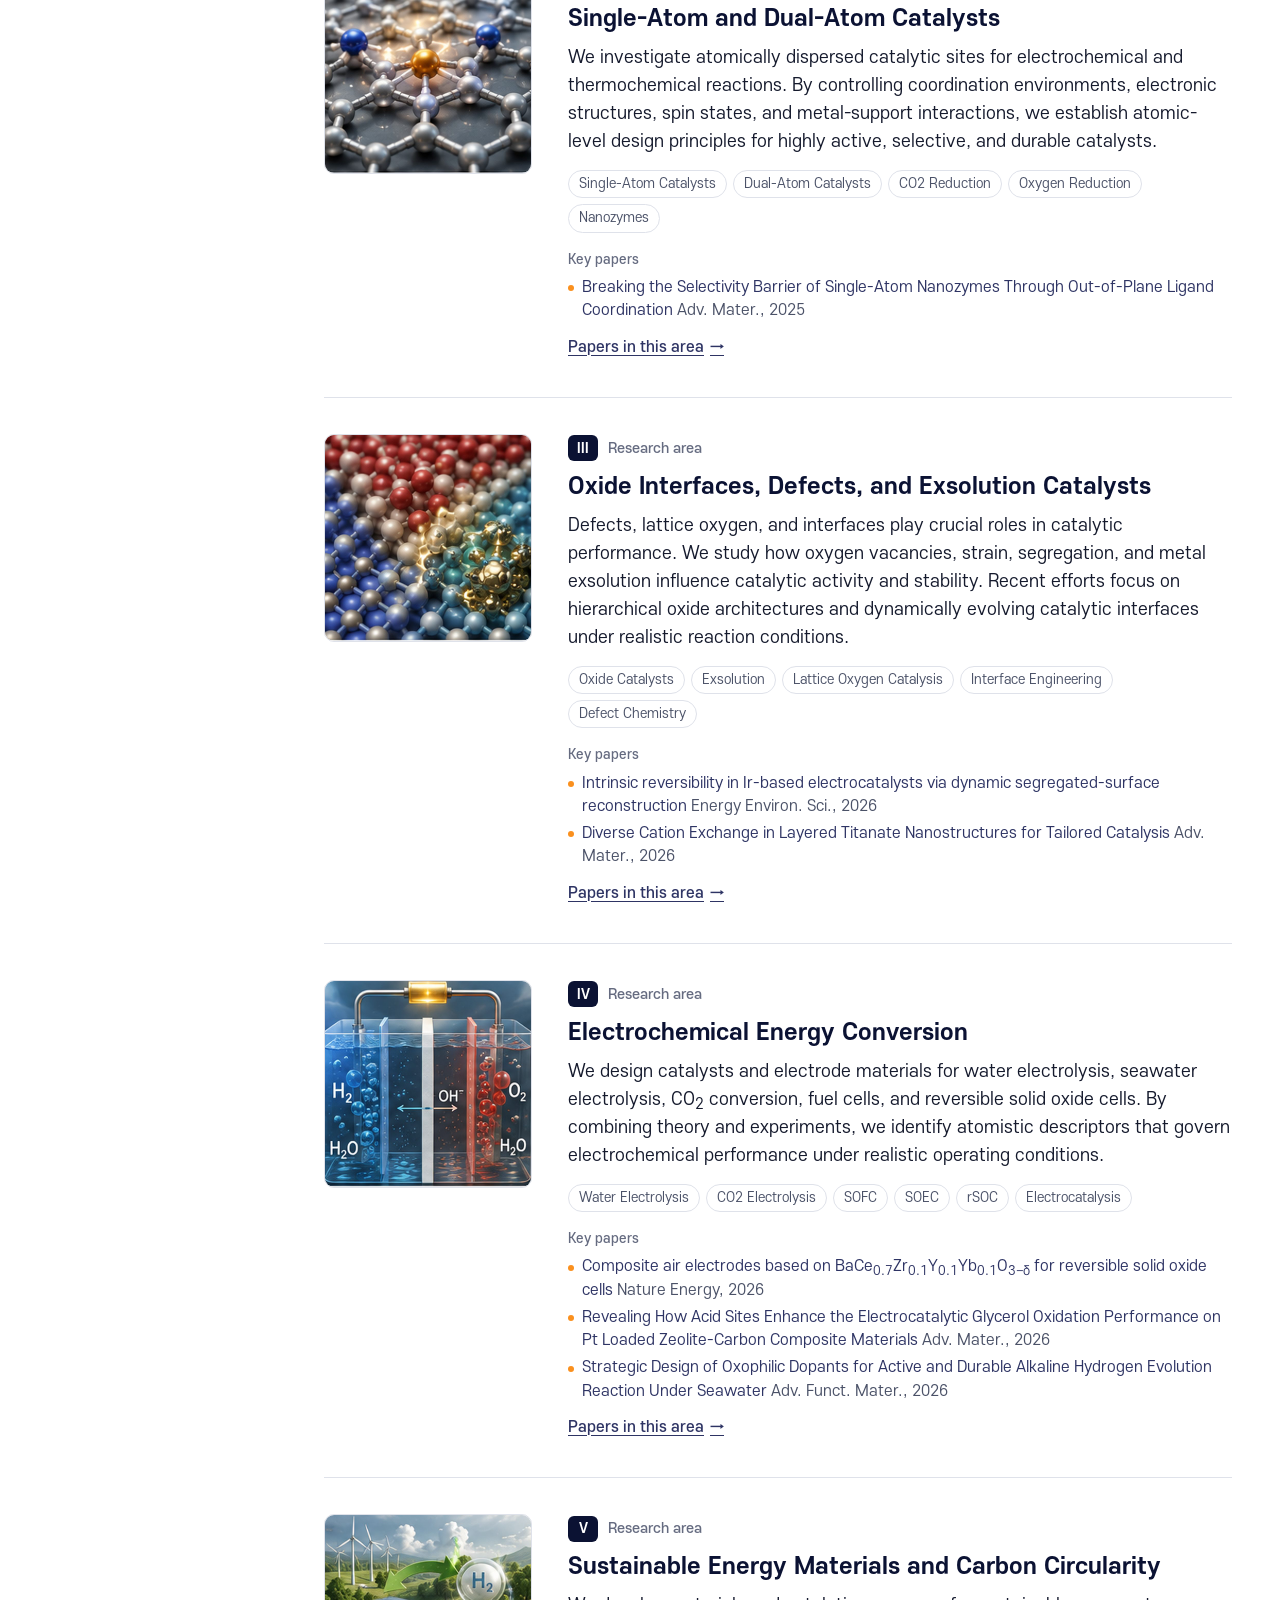
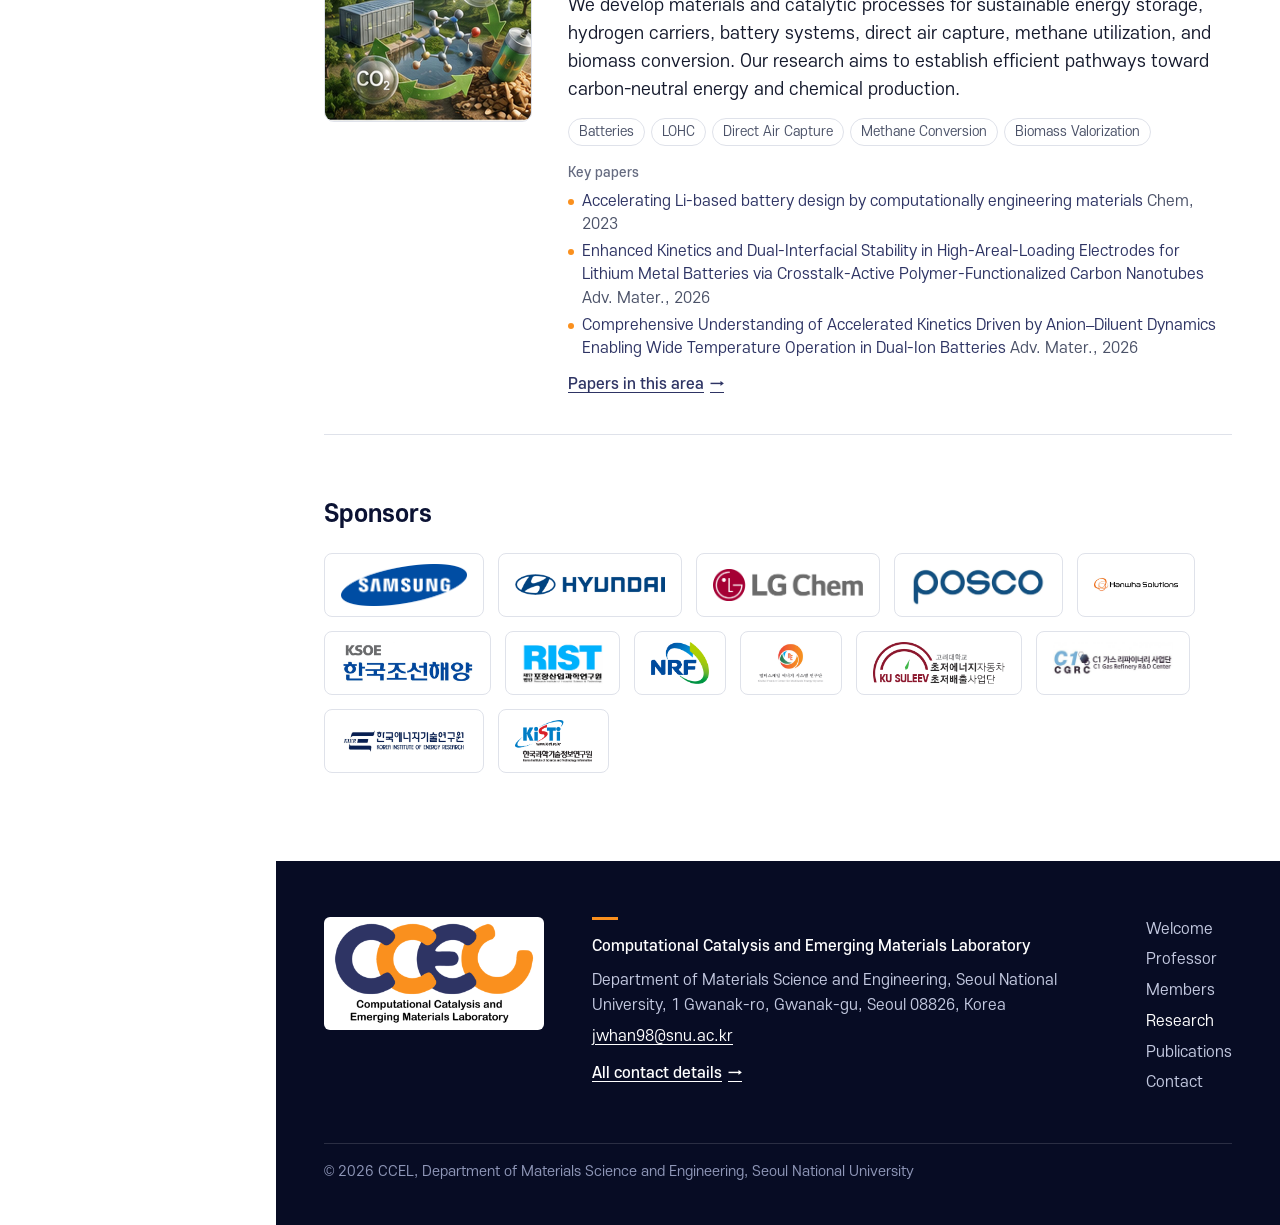
<file: research.html>
<!doctype html>
<html lang="en" class="no-js">
<head>
<meta name="robots" content="noindex, nofollow">
<meta charset="utf-8">
<meta name="viewport" content="width=device-width, initial-scale=1">
<title>Research | CCEL</title>
<meta name="theme-color" content="#0b1233">
<link rel="stylesheet" href="_shared/brand/brand.css">
<link rel="stylesheet" href="css/site.css">
<script>document.documentElement.className = 'js';</script>
<script src="_shared/content.js" defer></script>
<script src="js/common.js" defer></script>
<script src="js/research.js" defer></script>
</head>
<body>
<a class="skip" href="#main">Skip to content</a>
<div class="rail" id="site-menu"></div>

<div class="shell">
<header class="page-head">
  <div class="art" aria-hidden="true"></div>
  <div class="wrap">
    <div data-topbar></div>
    <p class="crumb"><a href="index.html">Home</a> / Research</p>
    <h1>Research</h1>
    <p class="sub" data-r="headline"></p>
  </div>
</header>
<main id="main" class="sec research-page">
  <div class="wrap">
    <section class="research-intro" aria-labelledby="h-overview">
      <div><h2 id="h-overview" class="intro-title">Overview</h2><div data-r="intro"></div></div>
      <figure class="figure" data-r="figure"></figure>
    </section>
    <ol class="areas" data-r="areas"></ol>
    <section class="sponsors-sec" aria-labelledby="h-spon">
      <div class="sub-head"><h2 id="h-spon" class="sub-title">Sponsors</h2></div>
      <ul class="sponsors" data-r="sponsors"></ul>
    </section>
  </div>
</main>
<footer class="foot" data-foot></footer>
</div>
<noscript><p style="padding:24px;background:#fff">This page renders its content from the lab data file and needs JavaScript.</p></noscript>
</body>
</html>
</file>
<file: _shared/brand/brand.css>
/* CCEL brand layer: shared by every candidate and the final site.
   Font = S-CoreDream (에스코어 드림), the typeface the current ccel.snu.ac.kr already uses (class ks4 etc.).
   Self-hosted so the IIS site has no CDN dependency. Logo = ../img/logo2.png (data: CCEL.lab.logo), used as-is. */
@font-face { font-family: 'S-CoreDream'; font-weight: 300; font-style: normal; font-display: swap;
  src: url('fonts/S-CoreDream-3Light.woff') format('woff'); }
@font-face { font-family: 'S-CoreDream'; font-weight: 400; font-style: normal; font-display: swap;
  src: url('fonts/S-CoreDream-4Regular.woff') format('woff'); }
@font-face { font-family: 'S-CoreDream'; font-weight: 500; font-style: normal; font-display: swap;
  src: url('fonts/S-CoreDream-5Medium.woff') format('woff'); }
@font-face { font-family: 'S-CoreDream'; font-weight: 700; font-style: normal; font-display: swap;
  src: url('fonts/S-CoreDream-6Bold.woff') format('woff'); }
:root { --ccel-font: 'S-CoreDream', 'Noto Sans KR', 'Apple SD Gothic Neo', 'Malgun Gothic', sans-serif; }

/* Official logo, unaltered. Put it on .ccel-logo-plate when the header background is dark. */
.ccel-logo { display: block; height: auto; width: 200px; max-width: 100%; }
.ccel-logo-plate { display: inline-block; background: #fff; border-radius: 6px; padding: 6px 10px; line-height: 0; }
@media (max-width: 768px) { .ccel-logo { width: 160px; } }
</file>
<file: css/site.css>
/* S3 "Cinematic": deep-navy stage and rail, light reading area.
   One typeface (S-CoreDream from _shared/brand/brand.css); hierarchy from size, weight and colour.
   Logo colours: navy #2e3464, orange #fa901e. Orange is used for rules and markers, never for small text. */

:root {
  --navy-950: #070c24;
  --navy-900: #0b1233;
  --navy-800: #151d47;
  --navy-700: #2e3464;
  --orange: #fa901e;
  --orange-ink: #b85c08;  /* logo orange darkened for icon hover: 6.2:1 on white */
  --ink: #151a2d;
  --muted: #4b5268;
  --faint: #656b80;
  --line: #dfe2ea;
  --paper: #ffffff;
  --paper-2: #f4f5f9;
  --on-dark: #ffffff;
  --on-dark-2: #c3c9e0;
  --on-dark-3: #8f97b8;
  --on-dark-line: rgba(255, 255, 255, .14);
  --rail-w: 276px;
  --pad: 48px;
  --measure: 1080px;
  --radius: 14px;
  --bar-h: 56px;
}

*, *::before, *::after { box-sizing: border-box; }
html { -webkit-text-size-adjust: 100%; }
@media (prefers-reduced-motion: no-preference) { html { scroll-behavior: smooth; } }
@media (prefers-reduced-motion: reduce) { .minibar, .minibar.is-shown, .tabs, .year-head { transition: none !important; } }
body {
  margin: 0; font-family: var(--ccel-font); font-size: 17px; line-height: 1.65;
  color: var(--ink); background: var(--paper); -webkit-font-smoothing: antialiased;
}
button, input, select { font: inherit; color: inherit; }
img { max-width: 100%; height: auto; }
a { color: var(--navy-700); text-underline-offset: 3px; text-decoration-thickness: 1px; }
a:hover { color: var(--navy-900); }
sub, sup { line-height: 0; }
h1, h2, h3, h4 { font-weight: 700; margin: 0; }
a:focus-visible, button:focus-visible, input:focus-visible, select:focus-visible, summary:focus-visible, [tabindex]:focus-visible {
  outline: 3px solid var(--orange); outline-offset: 2px; border-radius: 4px;
}
.skip { position: absolute; left: -9999px; top: 8px; z-index: 100; background: #fff; color: var(--navy-900); padding: 8px 14px; border-radius: 6px; }
.skip:focus { left: 8px; }
.visually-hidden { position: absolute !important; width: 1px; height: 1px; overflow: hidden; clip: rect(0 0 0 0); white-space: nowrap; }
[hidden] { display: none !important; }

/* ---------- rail (desktop) / menu overlay (narrow) ---------- */
.rail {
  position: fixed; inset: 0 auto 0 0; width: var(--rail-w); z-index: 40;
  display: flex; flex-direction: column; padding: 28px 24px 24px;
  background: var(--navy-900); color: var(--on-dark); border-right: 1px solid var(--on-dark-line);
  overflow-y: auto;
}
.rail .ccel-logo-plate { align-self: flex-start; }
.rail-nav { margin-top: 40px; }
.rail-nav ul, .rail-nav ol { list-style: none; margin: 0; padding: 0; }
.rail-nav a {
  display: flex; gap: 12px; align-items: baseline; padding: 7px 12px; margin: 0 -12px 2px;
  color: var(--on-dark-2); text-decoration: none; font-size: 16px; border-radius: 6px;
  transition: background-color .15s, color .15s;
}
.rail-nav a:hover { color: #fff; background: rgba(255, 255, 255, .06); }
.rail-nav .tab[aria-current] { color: #fff; font-weight: 500; background: rgba(255, 255, 255, .09); box-shadow: inset 3px 0 0 var(--orange); }
/* numbered index of the current page (landing sections 01-04, research areas I-V) */
.rail-nav .rail-sub { margin: 4px 0 12px; padding: 2px 0 2px 12px; border-left: 1px solid var(--on-dark-line); }
.rail-sub a { font-size: 14px; line-height: 1.4; padding: 5px 10px; margin: 0 0 1px; }
.rail-sub .n { flex: none; min-width: 22px; font-size: 12px; color: var(--on-dark-3); font-variant-numeric: tabular-nums; }
.rail-sub a[aria-current] { color: #fff; background: rgba(255, 255, 255, .06); }
.rail-sub a[aria-current] .n { color: var(--orange); }
.rail-nav { margin-bottom: 24px; }
.rail-mail { margin: auto 0 0; padding-top: 14px; font-size: 13px; color: var(--on-dark-3); border-top: 1px solid var(--on-dark-line); overflow-wrap: anywhere; }
.rail-mail a { color: var(--on-dark-2); }
.rail-close { display: none; }

.shell { margin-left: var(--rail-w); }

.topbar, .menu-btn, .minibar { display: none; }

@media (max-width: 1099px) {
  .shell { margin-left: 0; }
  .rail { display: none; }
  .rail.is-open { display: flex; inset: 0; width: auto; z-index: 80; padding: 18px 22px 24px; border: 0; }
  .rail.is-open .rail-nav { margin-top: 28px; }
  .rail.is-open .rail-nav .tab { font-size: 22px; padding: 9px 12px; }
  .rail.is-open .rail-sub a { font-size: 16px; padding: 7px 10px; }
  .rail-close {
    display: inline-flex; position: absolute; top: 18px; right: 18px; align-items: center; gap: 8px;
    background: transparent; border: 1px solid var(--on-dark-line); color: #fff; border-radius: 999px; padding: 8px 16px; cursor: pointer; font-size: 15px;
  }
  .topbar { display: flex; align-items: center; justify-content: space-between; padding: 16px 20px; }
  .topbar .ccel-logo-plate { flex: none; }
  .menu-btn {
    display: inline-flex; align-items: center; gap: 8px; flex: none;
    background: var(--navy-900); color: #fff; border: 1px solid rgba(255, 255, 255, .35); border-radius: 999px;
    padding: 9px 16px; font-size: 15px; line-height: 1.2; cursor: pointer;
  }
  .menu-btn:hover { border-color: #fff; }
  .menu-btn .bars { width: 16px; height: 10px; border-top: 2px solid #fff; border-bottom: 2px solid #fff; position: relative; }
  .menu-btn .bars::after { content: ""; position: absolute; left: 0; right: 0; top: 2px; border-top: 2px solid #fff; }
  .minibar {
    display: flex; position: fixed; top: 0; left: 0; right: 0; z-index: 65; height: var(--bar-h);
    align-items: center; justify-content: space-between; gap: 12px; padding: 0 12px 0 20px;
    background: var(--navy-900); color: #fff; border-bottom: 1px solid var(--on-dark-line);
    box-shadow: 0 6px 18px rgba(7, 12, 36, .18);
    transform: translateY(-100%); visibility: hidden; transition: transform .22s ease, visibility 0s linear .22s;
  }
  .minibar.is-shown { transform: none; visibility: visible; transition: transform .22s ease, visibility 0s; }
  .minibar-label { display: flex; gap: 10px; align-items: baseline; font-size: 15px; color: #fff; min-width: 0; white-space: nowrap; overflow: hidden; text-overflow: ellipsis; }
  .minibar-label .n { font-size: 13px; color: var(--on-dark-3); }
  .minibar .menu-btn { padding: 7px 14px; }
  /* sticky tabs and year headings step down while the bar is shown */
  .tabs, .year-head { transition: top .22s ease; }
  body.bar-shown .tabs { top: var(--bar-h); }
  body.bar-shown .year-head { top: calc(56px + var(--bar-h)); }
}
body.menu-open { overflow: hidden; }
@media (min-width: 1100px) and (max-height: 820px) {
  /* short laptop screens: the whole rail (six tabs + the research I-V list) fits without scrolling */
  .rail { padding-top: 22px; padding-bottom: 16px; }
  .rail-nav { margin-top: 22px; margin-bottom: 12px; }
  .rail-nav .tab { padding-top: 5px; padding-bottom: 5px; }
  .rail-nav .rail-sub { margin: 2px 0 8px; }
  .rail-sub a { font-size: 13px; line-height: 1.35; padding-top: 3px; padding-bottom: 3px; }
  .rail-mail { display: none; }
}

/* ---------- scroll stage (landing only) ---------- */
.stage { position: relative; background: var(--navy-900); color: var(--on-dark); }
html.js .stage { height: 280vh; }
.stage-pin { position: sticky; top: 0; height: 100vh; height: 100svh; overflow: hidden; }
.stage-window {
  position: absolute; inset: 0; background: var(--navy-800);
  clip-path: inset(46% var(--pad) var(--pad) var(--pad) round var(--radius));
}
.stage-media { position: absolute; inset: 0; transform-origin: 50% 70%; will-change: transform; }
.stage-poster, .stage-canvas { position: absolute; inset: 0; width: 100%; height: 100%; display: block; }
.stage-poster { object-fit: cover; }
.stage-tint {
  position: absolute; inset: 0; pointer-events: none;
  background: linear-gradient(180deg, rgba(11, 18, 51, .40) 0%, rgba(11, 18, 51, .12) 45%, rgba(11, 18, 51, .42) 100%);
}
.stage-inner {
  position: relative; z-index: 2; height: 100%; max-width: calc(var(--measure) + 2 * var(--pad)); margin: 0 auto;
  display: grid; grid-template-rows: auto auto minmax(150px, 1fr); padding: 44px var(--pad) var(--pad);
}
.stage-inner .topbar { padding: 0 0 16px; }
.stage-card {
  --edge: 0;
  justify-self: start; max-width: 1000px; margin: 0 0 28px -32px; padding: 24px 32px 28px;
  background: rgba(11, 18, 51, .9); border-radius: var(--radius);
  box-shadow: 0 0 0 1px rgba(255, 255, 255, calc(.14 * var(--edge)));
  -webkit-backdrop-filter: blur(6px); backdrop-filter: blur(6px);
}
.stage-card .eyebrow { margin: 0 0 14px; font-size: 15px; color: var(--on-dark-2); }
.stage-card h1 { font-size: clamp(32px, 3.6vw, 52px); line-height: 1.16; font-weight: 500; letter-spacing: -0.015em; color: #fff; }
.stage-card .identity { margin: 18px 0 0; font-size: 19px; line-height: 1.55; color: #fff; max-width: 52em; }
.stage-card .identity::before { content: ""; display: block; width: 32px; height: 3px; background: var(--orange); margin-bottom: 14px; }
.stage-frame { position: relative; min-height: 0; }
.stage-cue {
  position: absolute; left: 50%; bottom: 18px; transform: translateX(-50%);
  display: inline-flex; align-items: center; gap: 10px; padding: 7px 16px; border-radius: 999px;
  background: rgba(7, 12, 36, .78); color: #fff; font-size: 14px; white-space: nowrap;
}
.stage-cue::after { content: ""; width: 7px; height: 7px; border-right: 1.5px solid #fff; border-bottom: 1.5px solid #fff; transform: translateY(-2px) rotate(45deg); }

/* still mode: reduced motion or no frames. The stage is one screen with the framed poster. */
.stage.is-still { height: auto !important; }
.stage.is-still .stage-pin { position: relative; height: auto; min-height: 100vh; min-height: 100svh; }
.stage.is-still .stage-inner { min-height: 100vh; min-height: 100svh; }
.stage.is-still .stage-cue { display: none; }
@media (prefers-reduced-motion: reduce) {
  html.js .stage { height: auto; }
  .stage-pin { position: relative; height: auto; min-height: 100vh; min-height: 100svh; }
  .stage-inner { min-height: 100vh; min-height: 100svh; }
  .stage-cue { display: none; }
}

/* the light sheet slides over the end of the pinned stage */
.sheet { position: relative; z-index: 3; background: var(--paper); }
html.js .stage:not(.is-still) + .sheet { margin-top: -40vh; box-shadow: 0 -24px 48px rgba(7, 12, 36, .35); }
@media (prefers-reduced-motion: reduce) { html.js .stage + .sheet { margin-top: 0; box-shadow: none; } }

/* ---------- sections ---------- */
.sec { padding: 88px var(--pad); scroll-margin-top: 0; }
.sec.alt { background: var(--paper-2); }
.wrap { max-width: var(--measure); margin: 0 auto; }
.sec-head { display: flex; align-items: flex-end; gap: 18px; flex-wrap: wrap; padding-bottom: 18px; margin-bottom: 40px; border-bottom: 1px solid var(--line); }
.sec-head .sec-num { font-size: 15px; font-weight: 500; color: var(--faint); font-variant-numeric: tabular-nums; padding-bottom: 6px; }
.sec-head .sec-num::before { content: ""; display: block; width: 26px; height: 3px; background: var(--orange); margin-bottom: 10px; }
.sec-head h2 { font-size: 34px; line-height: 1.2; color: var(--navy-900); letter-spacing: -0.01em; }
.sec-head .sec-link { margin-left: auto; font-size: 15px; padding-bottom: 6px; }
.sub-head { display: flex; align-items: baseline; gap: 14px; flex-wrap: wrap; margin: 0 0 22px; }
.sub-head h3, .sub-head .sub-title { font-size: 24px; line-height: 1.3; color: var(--navy-900); }
.sub-head p { margin: 0; font-size: 15px; color: var(--muted); }
.lede { font-size: 18px; line-height: 1.7; margin: 0 0 16px; }
.small { font-size: 14px; color: var(--muted); }
.more { display: inline-flex; align-items: center; gap: 6px; font-weight: 500; font-size: 15px; }
.more::after { content: "\2192"; }

/* research */
.research-intro { display: grid; grid-template-columns: minmax(0, 1fr) minmax(0, 1.05fr); gap: 48px; align-items: start; }
.research-intro p { margin: 0 0 16px; }
.figure { margin: 0; }
.figure img { display: block; width: 100%; height: auto; border-radius: 10px; border: 1px solid var(--line); background: var(--paper-2); }
.figure figcaption { font-size: 14px; color: var(--muted); margin-top: 10px; }
.research-page { padding-top: 56px; }
.intro-title { font-size: 24px; line-height: 1.3; color: var(--navy-900); margin: 0 0 14px; }
.areas { list-style: none; margin: 64px 0 0; padding: 0; border-top: 1px solid var(--line); }
.area { display: grid; grid-template-columns: 208px minmax(0, 1fr); gap: 36px; padding: 36px 0; border-bottom: 1px solid var(--line); scroll-margin-top: 16px; }
.area-fig { margin: 0; }
.area-fig img { display: block; width: 208px; height: 208px; object-fit: cover; border-radius: 10px; background: var(--paper-2); border: 1px solid var(--line); }
.area-num { display: inline-flex; align-items: center; gap: 10px; font-size: 14px; font-weight: 500; color: var(--faint); margin: 0; }
.area-num b { display: inline-grid; place-items: center; min-width: 30px; height: 26px; padding: 0 6px; border-radius: 6px; background: var(--navy-900); color: #fff; font-size: 13px; font-weight: 700; }
.area-title { font-size: 23px; line-height: 1.3; color: var(--navy-900); margin: 10px 0 10px; }
.area-sum { margin: 0 0 14px; max-width: 68ch; }
.kw { display: flex; flex-wrap: wrap; gap: 6px; list-style: none; padding: 0; margin: 0 0 16px; }
.kw li { font-size: 13px; line-height: 1.4; padding: 4px 10px; border: 1px solid var(--line); border-radius: 999px; color: var(--muted); background: var(--paper); }
.area-papers { font-size: 15px; line-height: 1.55; margin: 0; padding: 0; list-style: none; }
.area-papers li { padding-left: 14px; position: relative; margin-bottom: 4px; }
.area-papers li::before { content: ""; position: absolute; left: 0; top: .62em; width: 6px; height: 6px; border-radius: 50%; background: var(--orange); }
.area-papers a { color: var(--navy-700); text-decoration: none; }
.area-papers a:hover { text-decoration: underline; }
.area-papers .label { color: var(--muted); }
.area-papers-h { margin: 0 0 6px; font-size: 13px; font-weight: 500; color: var(--faint); }
.area-foot { margin: 10px 0 0; }
.sponsors-sec { margin-top: 64px; }

/* landing: selected publications, compact (title, one journal line, DOI) as on the current Welcome page */
.pins { list-style: none; margin: 0; padding: 0; display: grid; grid-template-columns: repeat(2, minmax(0, 1fr)); gap: 0 48px; }
.pin { padding: 18px 0 20px; border-top: 1px solid var(--line); }
.pin:nth-child(-n+2) { border-top: 0; padding-top: 0; }  /* the heading rule already sits above the first row */
.sheet .sec { padding-top: 80px; padding-bottom: 80px; }
.pin-area { display: flex; gap: 10px; align-items: center; margin: 0 0 8px; font-size: 13px; font-weight: 500; color: var(--muted); }
.pin-area b { display: inline-grid; place-items: center; min-width: 26px; height: 22px; padding: 0 5px; border-radius: 5px; background: var(--navy-900); color: #fff; font-size: 12px; font-weight: 700; }
.pin-title { font-size: 17px; line-height: 1.45; font-weight: 500; margin: 0 0 6px; color: var(--ink); }
.pin-title a { color: inherit; text-decoration: none; }
.pin-title a:hover { text-decoration: underline; }
.pin-src { margin: 0; font-size: 14.5px; line-height: 1.5; color: var(--ink); }
.pin-doi { margin: 4px 0 0; font-size: 13.5px; overflow-wrap: anywhere; }
.pins-more { margin: 8px 0 0; padding-top: 18px; border-top: 1px solid var(--line); }
.about { display: grid; grid-template-columns: minmax(0, 1fr) minmax(0, 1.05fr); gap: 48px; align-items: start; }
.about-text p { margin: 0 0 18px; }
.about-text p[lang=ko] { font-size: 17px; line-height: 1.85; color: var(--ink); word-break: keep-all; }

/* paper cards */
.papers { display: grid; grid-template-columns: repeat(2, minmax(0, 1fr)); gap: 20px; list-style: none; margin: 0; padding: 0; }
.paper { display: grid; grid-template-columns: 96px minmax(0, 1fr); gap: 20px; padding: 22px; background: var(--paper); border: 1px solid var(--line); border-radius: 12px; }
.paper-media { display: block; width: 96px; aspect-ratio: 3 / 4; border-radius: 6px; overflow: hidden; background: var(--paper-2); border: 1px solid var(--line); }
.paper-media img { width: 100%; height: 100%; object-fit: contain; display: block; }
.paper-tile { display: grid; align-content: center; justify-items: center; gap: 4px; width: 96px; aspect-ratio: 3 / 4; border-radius: 6px; background: var(--navy-900); color: #fff; }
.paper-tile b { font-size: 26px; font-weight: 500; line-height: 1; }
.paper-tile span { font-size: 12px; color: var(--on-dark-2); }
.paper-area { margin: 0 0 6px; font-size: 13px; color: var(--muted); font-weight: 500; }
.paper-title { font-size: 17px; line-height: 1.45; font-weight: 500; margin: 0 0 8px; color: var(--ink); }
.paper-title a { color: inherit; text-decoration: none; }
.paper-title a:hover { text-decoration: underline; }
.paper-authors { margin: 0 0 6px; font-size: 14px; line-height: 1.55; color: var(--muted); }
.paper-authors strong { color: var(--ink); font-weight: 700; }
.paper-src { margin: 0; font-size: 14px; line-height: 1.55; color: var(--ink); }
.paper-meta { display: flex; flex-wrap: wrap; gap: 6px 12px; align-items: center; margin: 8px 0 0; font-size: 13px; }
.paper-meta a { overflow-wrap: anywhere; }
.badge { display: inline-flex; align-items: center; gap: 6px; font-size: 12.5px; line-height: 1.35; padding: 3px 9px; border-radius: 6px; background: var(--paper-2); color: var(--navy-700); border: 1px solid var(--line); }
.badge.note { align-items: flex-start; }
.badge.note::before { content: ""; width: 6px; height: 6px; border-radius: 50%; background: var(--orange); flex: none; margin-top: .5em; }
.badge.status { background: #fff7ec; border-color: #f2d4ae; color: #7a4206; }
.if { font-variant-numeric: tabular-nums; color: var(--muted); }
.if .prov { border-bottom: 1px dotted currentColor; cursor: help; }
details.rules { margin-top: 14px; font-size: 14px; color: var(--muted); }
details.rules summary { cursor: pointer; color: var(--navy-700); }
details.rules p { max-width: 80ch; }

/* people */
.people { display: grid; grid-template-columns: repeat(auto-fill, minmax(196px, 1fr)); gap: 20px; list-style: none; padding: 0; margin: 0; }
.person { display: flex; flex-direction: column; background: var(--paper); border: 1px solid var(--line); border-radius: 12px; overflow: hidden; }
.person .ph { aspect-ratio: 4 / 5; background: var(--paper-2); display: grid; place-items: center; overflow: hidden; }
.person .ph img { width: 100%; height: 100%; object-fit: cover; object-position: 50% 22%; display: block; }
.person .ph .initials { font-size: 34px; font-weight: 500; color: var(--navy-700); }
.person .body { padding: 14px 16px 16px; display: flex; flex-direction: column; gap: 4px; flex: 1; }
.person h3, .person h4 { font-size: 17px; line-height: 1.35; color: var(--ink); font-weight: 700; }
.person .role { font-size: 13px; color: var(--muted); margin: 0; }
.person .focus { font-size: 13.5px; color: var(--ink); margin: 2px 0 0; line-height: 1.45; }
.person .type { display: inline-flex; align-items: center; gap: 6px; font-size: 12.5px; color: var(--muted); margin: 0; }
.person .type::before { content: ""; width: 8px; height: 8px; border-radius: 50%; background: var(--navy-700); }
.person .type.experimental::before { background: var(--orange); }
.ilinks { display: flex; flex-wrap: wrap; gap: 2px; list-style: none; margin: 0 0 0 -7px; padding: 0; }
.ilink { display: inline-grid; place-items: center; width: 32px; height: 32px; border-radius: 8px; color: var(--faint); transition: color .15s, background-color .15s; }
.ilink svg { width: 17px; height: 17px; display: block; }
.ilink:hover, .ilink:focus-visible { color: var(--orange-ink); background: #fff3e6; }
.person .ilinks { margin-top: auto; padding-top: 8px; }

/* news / join / contact */
.two { display: grid; grid-template-columns: minmax(0, 1fr) minmax(0, 1fr); gap: 56px; }
.news { list-style: none; margin: 0; padding: 0; }
.news li { position: relative; padding: 15px 0 15px 22px; border-bottom: 1px solid var(--line); }
.news li::before { content: ""; position: absolute; left: 2px; top: calc(15px + .62em); width: 7px; height: 7px; border-radius: 50%; background: var(--orange); }
.news li:first-child { padding-top: 0; }
.news li:first-child::before { top: .62em; }
.news time { display: block; font-size: 13px; color: var(--muted); }
.join-box { background: var(--navy-900); color: var(--on-dark); border-radius: var(--radius); padding: 30px 32px; }
.join-box p { margin: 0 0 20px; line-height: 1.8; color: #e7eaf5; word-break: keep-all; }
.btn { display: inline-flex; align-items: center; gap: 8px; padding: 11px 20px; border-radius: 999px; background: #fff; color: var(--navy-900); text-decoration: none; font-weight: 500; font-size: 15px; }
.btn:hover { background: var(--paper-2); color: var(--navy-900); }
.sponsors { display: flex; flex-wrap: wrap; gap: 14px; list-style: none; margin: 0; padding: 0; }
.sponsors li { background: #fff; border: 1px solid var(--line); border-radius: 8px; height: 64px; padding: 10px 16px; display: grid; place-items: center; }
.sponsors img { max-height: 42px; max-width: 150px; width: auto; display: block; }

/* footer: lab name, address, email, the six tabs (full contact details are on contact.html) */
.foot { background: var(--navy-950); color: var(--on-dark-2); padding: 56px var(--pad) 36px; font-size: 15px; }
.foot .wrap { display: grid; grid-template-columns: auto minmax(0, 1fr) auto; gap: 48px; align-items: start; }
.foot p { margin: 0 0 6px; }
.foot .foot-lab { color: #fff; font-weight: 500; margin-bottom: 10px; }
.foot .foot-lab::before { content: ""; display: block; width: 26px; height: 3px; background: var(--orange); margin-bottom: 14px; }
.foot .foot-more { margin-top: 12px; }
.foot nav ul { list-style: none; margin: 0; padding: 0; display: grid; gap: 6px; }
.foot a { color: var(--on-dark-2); text-decoration: none; }
.foot a:hover { color: #fff; text-decoration: underline; }
.foot .foot-contact a[href^="mailto:"], .foot .more { color: #fff; text-decoration: underline; }
.foot nav a[aria-current] { color: #fff; }
.foot .copy { grid-column: 1 / -1; border-top: 1px solid var(--on-dark-line); padding-top: 16px; color: var(--on-dark-3); font-size: 14px; }

/* ---------- inner pages ---------- */
.page-head { position: relative; overflow: hidden; background: var(--navy-900); color: var(--on-dark); padding: 56px var(--pad) 44px; }
.page-head .art { position: absolute; inset: 0 0 0 auto; width: 52%; pointer-events: none; }
.page-head .art img { width: 100%; height: 100%; object-fit: cover; display: block; opacity: .55;
  -webkit-mask-image: linear-gradient(90deg, transparent 0, #000 60%); mask-image: linear-gradient(90deg, transparent 0, #000 60%); }
.page-head .wrap { position: relative; }
.page-head .crumb { margin: 0 0 12px; font-size: 14px; color: var(--on-dark-2); }
.page-head .crumb a { color: var(--on-dark-2); }
.page-head h1 { font-size: 46px; line-height: 1.15; font-weight: 500; letter-spacing: -0.01em; }
.page-head .sub { margin: 12px 0 0; font-size: 17px; color: var(--on-dark-2); max-width: 46em; }
.page-head .sub strong { color: #fff; font-weight: 500; }
.page-head .topbar { padding: 0 0 22px; }

.tabs { position: sticky; top: 0; z-index: 20; background: rgba(255, 255, 255, .96); border-bottom: 1px solid var(--line); padding: 0 var(--pad); -webkit-backdrop-filter: blur(6px); backdrop-filter: blur(6px); }
.tabs .wrap { display: flex; gap: 6px; overflow-x: auto; }
.tabs a { flex: none; padding: 15px 14px 13px; font-size: 15px; color: var(--muted); text-decoration: none; border-bottom: 3px solid transparent; }
.tabs a:hover { color: var(--ink); }
.tabs a[aria-current] { color: var(--navy-900); font-weight: 700; border-bottom-color: var(--orange); }

/* publications page */
.filters { display: grid; grid-template-columns: minmax(0, 2.2fr) repeat(3, minmax(0, 1fr)) auto; gap: 12px; align-items: end; margin-bottom: 18px; }
.field label { display: block; font-size: 13px; color: var(--muted); margin-bottom: 6px; }
.field input[type=search], .field select { width: 100%; height: 44px; border: 1px solid #c9cdd9; border-radius: 8px; padding: 0 12px; background: #fff; font-size: 15px; }
.field.check { display: flex; align-items: center; gap: 8px; height: 44px; font-size: 15px; white-space: nowrap; }
.field.check input { width: 18px; height: 18px; accent-color: var(--navy-700); }
.result-line { display: flex; flex-wrap: wrap; gap: 8px 18px; align-items: baseline; font-size: 14px; color: var(--muted); margin: 0 0 24px; }
.result-line button { background: none; border: 0; padding: 0; color: var(--navy-700); text-decoration: underline; cursor: pointer; font-size: 14px; }
.year { margin: 0 0 34px; }
.year-head { display: flex; align-items: baseline; gap: 14px; padding: 10px 0; border-bottom: 2px solid var(--navy-900); position: sticky; top: 56px; background: var(--paper); z-index: 5; }
.year-head h2 { font-size: 24px; color: var(--navy-900); font-variant-numeric: tabular-nums; }
.year-head span { font-size: 14px; color: var(--muted); }
.plist { list-style: none; margin: 0; padding: 0; }
.pub { display: grid; grid-template-columns: 48px minmax(0, 1fr); gap: 14px; padding: 18px 0; border-bottom: 1px solid var(--line); }
.pub .no { font-size: 13px; color: var(--faint); font-variant-numeric: tabular-nums; padding-top: 3px; }
.pub .paper-title { font-size: 16.5px; margin-bottom: 6px; }
.empty { padding: 40px 0; color: var(--muted); }
.covers { display: grid; grid-template-columns: repeat(auto-fill, minmax(168px, 1fr)); gap: 24px 20px; list-style: none; margin: 0; padding: 0; }
.covers figure { margin: 0; }
.covers .cv { display: block; aspect-ratio: 3 / 4; background: var(--paper-2); border: 1px solid var(--line); border-radius: 8px; overflow: hidden; }
.covers .cv img { width: 100%; height: 100%; object-fit: contain; display: block; }
.covers figcaption { font-size: 13px; line-height: 1.45; color: var(--muted); margin-top: 8px; }
.covers figcaption b { display: block; color: var(--ink); font-weight: 500; }
[data-viewpane] { scroll-margin-top: 72px; }
.view-intro { margin: 0 0 28px; color: var(--muted); max-width: 80ch; }
.area-group { margin: 0 0 36px; }
.area-group > h3 { display: flex; gap: 10px; align-items: center; font-size: 19px; color: var(--navy-900); margin: 0 0 14px; }
.area-group > h3 b { display: inline-grid; place-items: center; min-width: 30px; height: 26px; padding: 0 6px; border-radius: 6px; background: var(--navy-900); color: #fff; font-size: 13px; }

/* members page: current members first; the Alumni button swaps the list (members.js) */
.page-head .sub .sub-link { display: inline-block; margin-left: 6px; color: #fff; font-size: 15px; }
.member-tabs .wrap { display: flex; align-items: center; gap: 16px; overflow: visible; }
.view-switch { flex: none; display: inline-flex; padding: 3px; border-radius: 999px; background: var(--paper-2); border: 1px solid #c9cdd9; }
.view-switch a { flex: none; padding: 7px 16px; border: 0; border-radius: 999px; font-size: 14.5px; font-weight: 500; line-height: 1.3; color: var(--navy-700); text-decoration: none; }
.view-switch a:hover { color: var(--navy-900); background: #fff; }
.view-switch a[aria-current] { background: var(--navy-900); color: #fff; font-weight: 500; }
.member-tabs .jumps { display: flex; gap: 4px; min-width: 0; overflow-x: auto; padding-left: 16px; border-left: 1px solid var(--line); scrollbar-width: thin; }
.member-tabs .jumps a { padding: 15px 10px 13px; }
.members-main { padding-top: 40px; }
.members-page .view, .members-page .group { scroll-margin-top: calc(var(--tabs-h, 56px) + 16px); }
.toolbar { display: flex; flex-wrap: wrap; gap: 10px 20px; align-items: center; margin: 0 0 32px; }
.seg { display: inline-flex; border: 1px solid #c9cdd9; border-radius: 999px; padding: 3px; background: #fff; }
.seg button { display: inline-flex; align-items: center; gap: 7px; border: 0; background: transparent; padding: 7px 14px; border-radius: 999px; cursor: pointer; font-size: 14px; color: var(--muted); }
.seg button[aria-pressed=true] { background: var(--navy-900); color: #fff; }
.dot { width: 8px; height: 8px; border-radius: 50%; background: var(--navy-700); flex: none; }
.dot.experimental { background: var(--orange); }
.seg button[aria-pressed=true] .dot.computational { box-shadow: 0 0 0 1.5px #fff; }
.group { margin: 0 0 56px; scroll-margin-top: 70px; }
.group-head { display: flex; align-items: baseline; gap: 12px; margin: 0 0 20px; padding-bottom: 12px; border-bottom: 1px solid var(--line); }
.group-head h2, .group-head h3 { font-size: 26px; line-height: 1.25; color: var(--navy-900); }
.group-head span { color: var(--muted); font-size: 15px; }
.alumni-head { display: flex; align-items: baseline; gap: 12px; margin: 0 0 28px; }
.alumni-head h2 { font-size: 34px; line-height: 1.2; color: var(--navy-900); letter-spacing: -0.01em; }
.alumni-head h2::before { content: ""; display: block; width: 26px; height: 3px; background: var(--orange); margin-bottom: 12px; }
.alumni-head span { color: var(--muted); font-size: 15px; }
.alumni .group-head h3 { font-size: 22px; }
.person .deg { list-style: none; margin: 6px 0 0; padding: 0; font-size: 12.5px; line-height: 1.5; color: var(--muted); }
.person .deg li + li { margin-top: 3px; }
.person .contact-line { font-size: 12.5px; color: var(--muted); margin: 6px 0 0; overflow-wrap: anywhere; }
.alumni .person .ph { aspect-ratio: 1 / 1; }
.alumni .person .now { font-size: 13.5px; color: var(--ink); margin: 6px 0 0; line-height: 1.45; }
.alumni .person .now .k { display: block; font-size: 12px; color: var(--faint); }

/* professor page: profile, then education and experience as a dated CV list */
.prof-page { padding-top: 56px; }
.prof-page section { scroll-margin-top: 16px; }
.prof-page .sec-head { flex-wrap: nowrap; }
.prof-page .sec-head h2 { min-width: 0; }
.prof-grid { display: grid; grid-template-columns: 240px minmax(0, 1fr); gap: 44px; align-items: start; }
.prof-photo { margin: 0; }
.prof-photo img { display: block; width: 240px; aspect-ratio: 413 / 531; object-fit: cover; border-radius: 12px; background: var(--paper-2); }
.prof-info p { margin: 0; }
.prof-pos { font-size: 22px; line-height: 1.35; font-weight: 500; color: var(--navy-900); }
.prof-role { margin-top: 4px !important; font-size: 16px; color: var(--ink); }
.prof-dept { margin-top: 4px !important; font-size: 16px; color: var(--muted); }
.prof-dl { margin: 24px 0 0; display: grid; grid-template-columns: 96px minmax(0, 1fr); gap: 10px 20px; padding-top: 20px; border-top: 1px solid var(--line); font-size: 15.5px; }
.prof-dl dt { color: var(--faint); font-size: 14px; padding-top: 1px; }
.prof-dl dd { margin: 0; overflow-wrap: anywhere; }
.prof-btns { display: flex; flex-wrap: wrap; gap: 10px; margin-top: 24px !important; }
.lbtn { display: inline-flex; align-items: center; gap: 9px; padding: 9px 16px; border: 1px solid #c9cdd9; border-radius: 999px; font-size: 15px; font-weight: 500; color: var(--navy-900); text-decoration: none; background: #fff; }
.lbtn svg { width: 17px; height: 17px; flex: none; color: var(--navy-700); }
.lbtn:hover { border-color: var(--navy-700); color: var(--navy-900); background: var(--paper-2); }
.cv-sec { margin-top: 72px; }
.cv { list-style: none; margin: 0; padding: 0; }
.cv-row { display: grid; grid-template-columns: 190px minmax(0, 1fr); gap: 24px; padding: 14px 0; border-bottom: 1px solid var(--line); }
.cv > .cv-row:first-child { padding-top: 0; }
.cv-row p { margin: 0; }
.cv-date { font-size: 14.5px; color: var(--muted); font-variant-numeric: tabular-nums; padding-top: 2px; }
.cv-what { font-size: 16.5px; line-height: 1.5; font-weight: 500; color: var(--ink); }
.cv-org { margin-top: 2px !important; font-size: 15.5px; color: var(--ink); }
.cv-note { margin-top: 4px !important; font-size: 14.5px; line-height: 1.55; color: var(--muted); }
.cv-group + .cv-group { margin-top: 28px; }
.cv-inst { font-size: 18px; line-height: 1.4; color: var(--navy-900); padding-bottom: 8px; border-bottom: 2px solid var(--navy-900); }
.cv-roles { list-style: none; margin: 0; padding: 0; }
.cv-roles .cv-what { font-weight: 400; font-size: 16px; }
.cv-unit { font-weight: 400; color: var(--muted); }
.cv-loc { font-size: 14.5px; font-weight: 400; color: var(--muted); margin-left: 8px; }
#service .cv-what { font-weight: 400; font-size: 16px; }

/* contact page: group photo, then the lab's address and offices */
.contact-page { padding-top: 48px; }
.contact-photo { max-width: 100%; }
.contact-photo a { display: block; }
.contact-photo img { aspect-ratio: 6944 / 4496; object-fit: cover; }
.contact-sheet { margin-top: 40px; }
.contact-sheet h2 { font-size: 28px; line-height: 1.3; color: var(--navy-900); letter-spacing: -0.01em; padding-bottom: 18px; border-bottom: 1px solid var(--line); }
.contact-sheet h2::before { content: ""; display: block; width: 26px; height: 3px; background: var(--orange); margin-bottom: 14px; }
.contact-dl { margin: 0; display: grid; grid-template-columns: repeat(2, minmax(0, 1fr)); gap: 0 48px; }
.contact-item { padding: 18px 0; border-bottom: 1px solid var(--line); }
.contact-item dt { font-size: 14px; color: var(--faint); margin-bottom: 4px; }
.contact-item dd { margin: 0; font-size: 17px; line-height: 1.55; color: var(--ink); overflow-wrap: anywhere; }

/* ---------- narrow screens ---------- */
@media (max-width: 1099px) {
  .stage-inner { padding-top: 16px; }
  .stage-card { margin-left: -24px; padding: 20px 24px 24px; }
}
@media (max-width: 900px) {
  :root { --pad: 28px; }
  .research-intro, .two, .about { grid-template-columns: minmax(0, 1fr); gap: 32px; }
  .papers, .pins { grid-template-columns: minmax(0, 1fr); }
  .pin:nth-child(2) { border-top: 1px solid var(--line); padding-top: 18px; }
  .filters { grid-template-columns: repeat(2, minmax(0, 1fr)); }
  .filters .field:first-child { grid-column: 1 / -1; }
  .foot .wrap { grid-template-columns: minmax(0, 1fr); gap: 24px; }
  .foot nav ul { display: flex; flex-wrap: wrap; gap: 6px 18px; }
  .prof-grid { grid-template-columns: 200px minmax(0, 1fr); gap: 32px; }
  .prof-photo img { width: 200px; }
  .cv-row { grid-template-columns: 160px minmax(0, 1fr); gap: 18px; }
}
@media (max-width: 767px) {
  :root { --pad: 20px; }
  body { font-size: 16px; }
  html.js .stage { height: 200vh; }
  html.js .stage:not(.is-still) + .sheet { margin-top: -35vh; }
  .stage-inner { grid-template-rows: auto auto minmax(140px, 1fr); }
  .stage-card { margin: 0 0 18px -14px; padding: 16px 14px 18px; border-radius: 12px; }
  .stage-card .eyebrow { font-size: 13px; margin-bottom: 10px; }
  .stage-card h1 { font-size: 29px; line-height: 1.2; }
    .stage-card .identity { font-size: 16px; margin-top: 14px; }
  .stage-card .identity::before { margin-bottom: 10px; }
  .topbar .ccel-logo { width: 160px; }
  .stage-cue { bottom: 12px; font-size: 13px; }
  .sec { padding: 64px var(--pad); }
  .sheet .sec { padding-top: 56px; padding-bottom: 56px; }
  .sec-head { margin-bottom: 28px; }
  .sec-head h2 { font-size: 27px; }
  .sec-head .sec-link { margin-left: 0; width: 100%; }
  .area { grid-template-columns: minmax(0, 1fr); gap: 16px; padding: 28px 0; }
  .area-fig img { width: 100%; height: auto; aspect-ratio: 16 / 10; }
  .area-title { font-size: 20px; }
  .paper { grid-template-columns: 72px minmax(0, 1fr); gap: 14px; padding: 16px; }
  .paper-media, .paper-tile { width: 72px; }
  .paper-tile b { font-size: 21px; }
  .people { grid-template-columns: repeat(2, minmax(0, 1fr)); gap: 12px; }
  .person .body { padding: 12px; }
  .ilink { width: 36px; height: 36px; }
  .ilinks { margin-left: -9px; }
  .person h3, .person h4 { font-size: 15.5px; }
  .foot { padding-top: 48px; }
  .research-page { padding-top: 40px; }
  .page-head { padding: 16px var(--pad) 32px; }
  .page-head h1 { font-size: 32px; }
  .page-head .art { width: 100%; }
  .page-head .art img { opacity: .28; }
  .filters { grid-template-columns: repeat(2, minmax(0, 1fr)); gap: 10px; }
  .filters .field:nth-child(4), .filters .field.check { grid-column: 1 / -1; }
  .pub { grid-template-columns: minmax(0, 1fr); gap: 4px; }
  .year-head { top: 56px; }
  /* members: the view switch gets its own full-width row above the group links */
  .member-tabs { padding: 8px var(--pad) 0; }
  .member-tabs .wrap { flex-direction: column; align-items: stretch; gap: 4px; }
  .view-switch { display: grid; grid-template-columns: 1fr 1fr; }
  .view-switch a { text-align: center; padding: 8px 10px; }
  .member-tabs .jumps { padding-left: 0; border-left: 0; margin: 0 calc(-1 * var(--pad)); padding: 0 calc(var(--pad) - 10px); }
  .member-tabs .jumps a { padding: 11px 10px 10px; font-size: 14.5px; }
  .members-main { padding-top: 28px; }
  .alumni-head h2 { font-size: 27px; }
  .alumni .group-head h3, .group-head h2 { font-size: 22px; }
  .page-head .sub .sub-link { display: block; margin: 6px 0 0; }
  /* professor */
  .prof-page { padding-top: 40px; }
  .prof-grid { grid-template-columns: minmax(0, 1fr); gap: 22px; }
  .prof-photo img { width: 168px; }
  .prof-pos { font-size: 19px; }
  .prof-dl { grid-template-columns: minmax(0, 1fr); gap: 0; }
  .prof-dl dt { margin-top: 10px; }
  .prof-dl dt:first-child { margin-top: 0; }
  .cv-sec { margin-top: 56px; }
  .cv-row { grid-template-columns: minmax(0, 1fr); gap: 2px; }
  .cv-inst { font-size: 17px; }
  .cv-loc { display: block; margin: 2px 0 0; }
  /* contact */
  .contact-page { padding-top: 28px; }
  .contact-sheet { margin-top: 28px; }
  .contact-sheet h2 { font-size: 22px; }
  .contact-dl { grid-template-columns: minmax(0, 1fr); }
  .contact-item dd { font-size: 16px; }
  .covers { grid-template-columns: repeat(2, minmax(0, 1fr)); gap: 18px 14px; }
}
</file>
